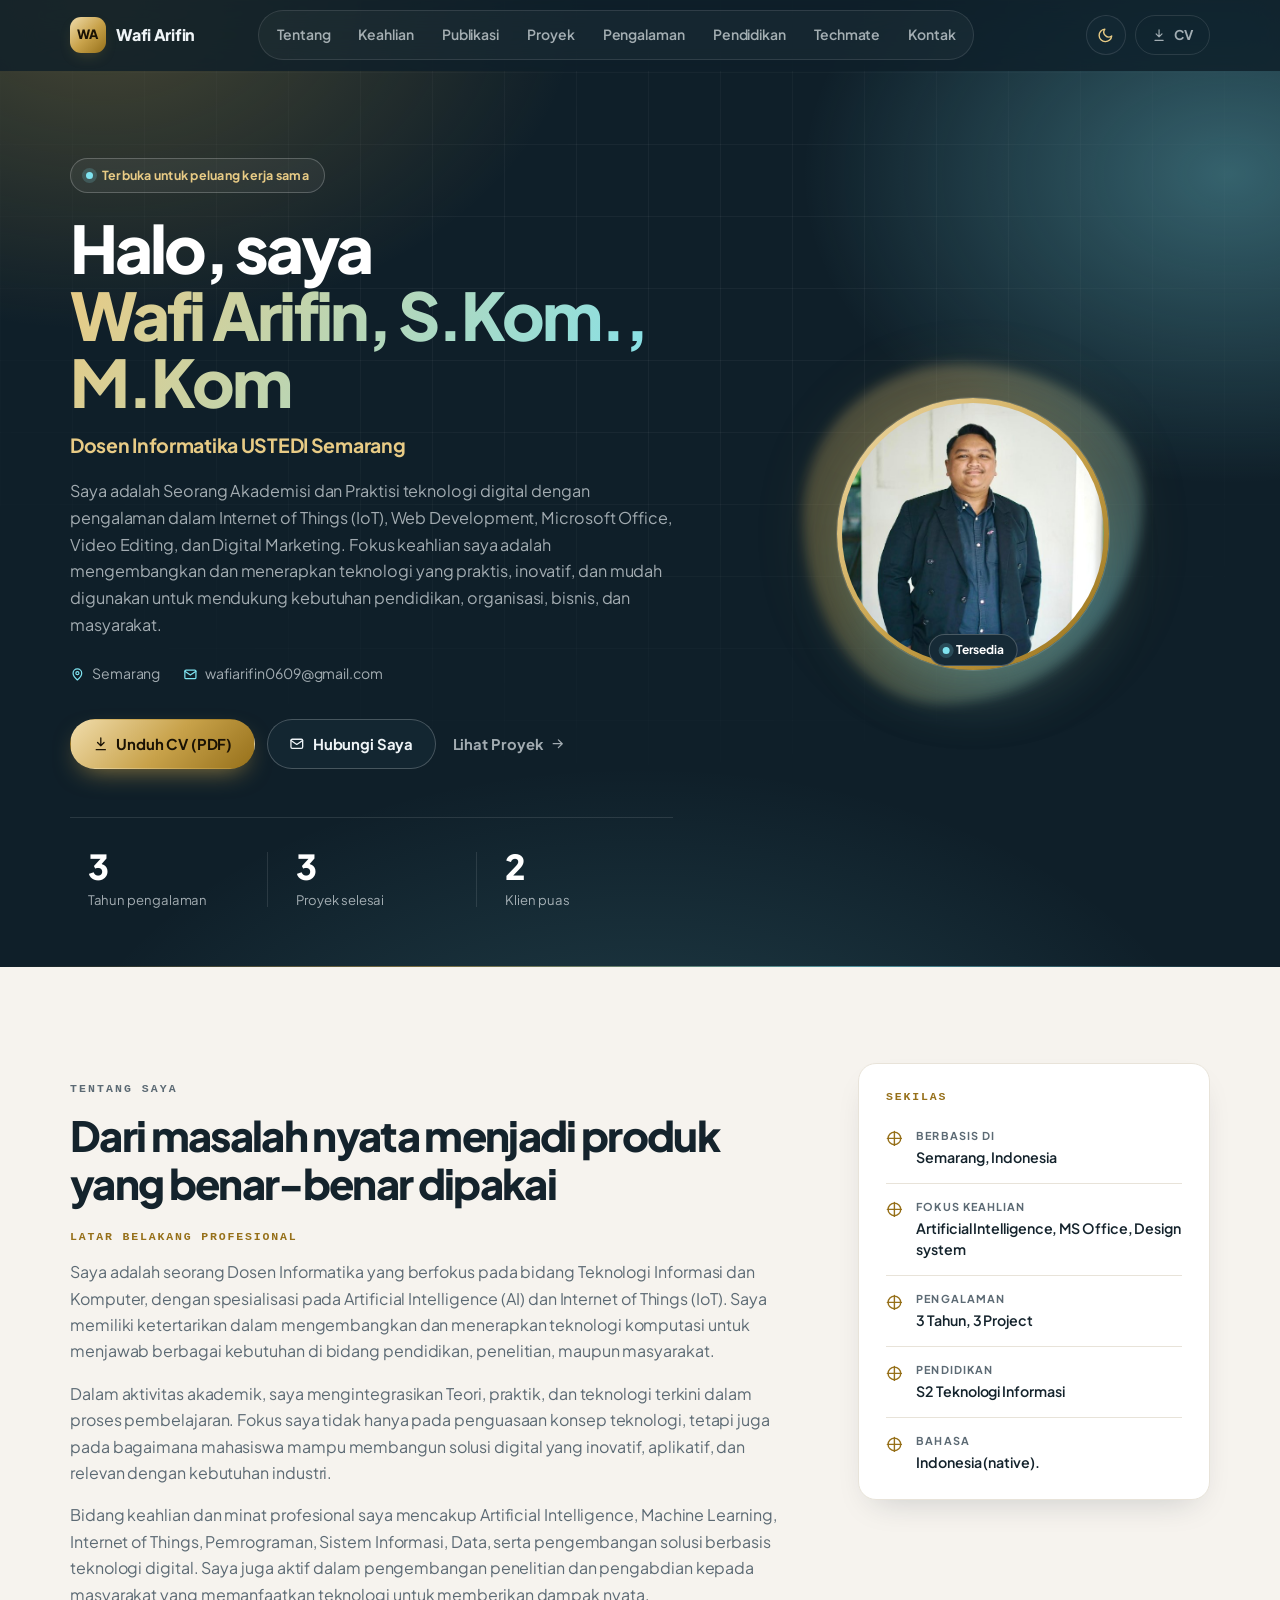
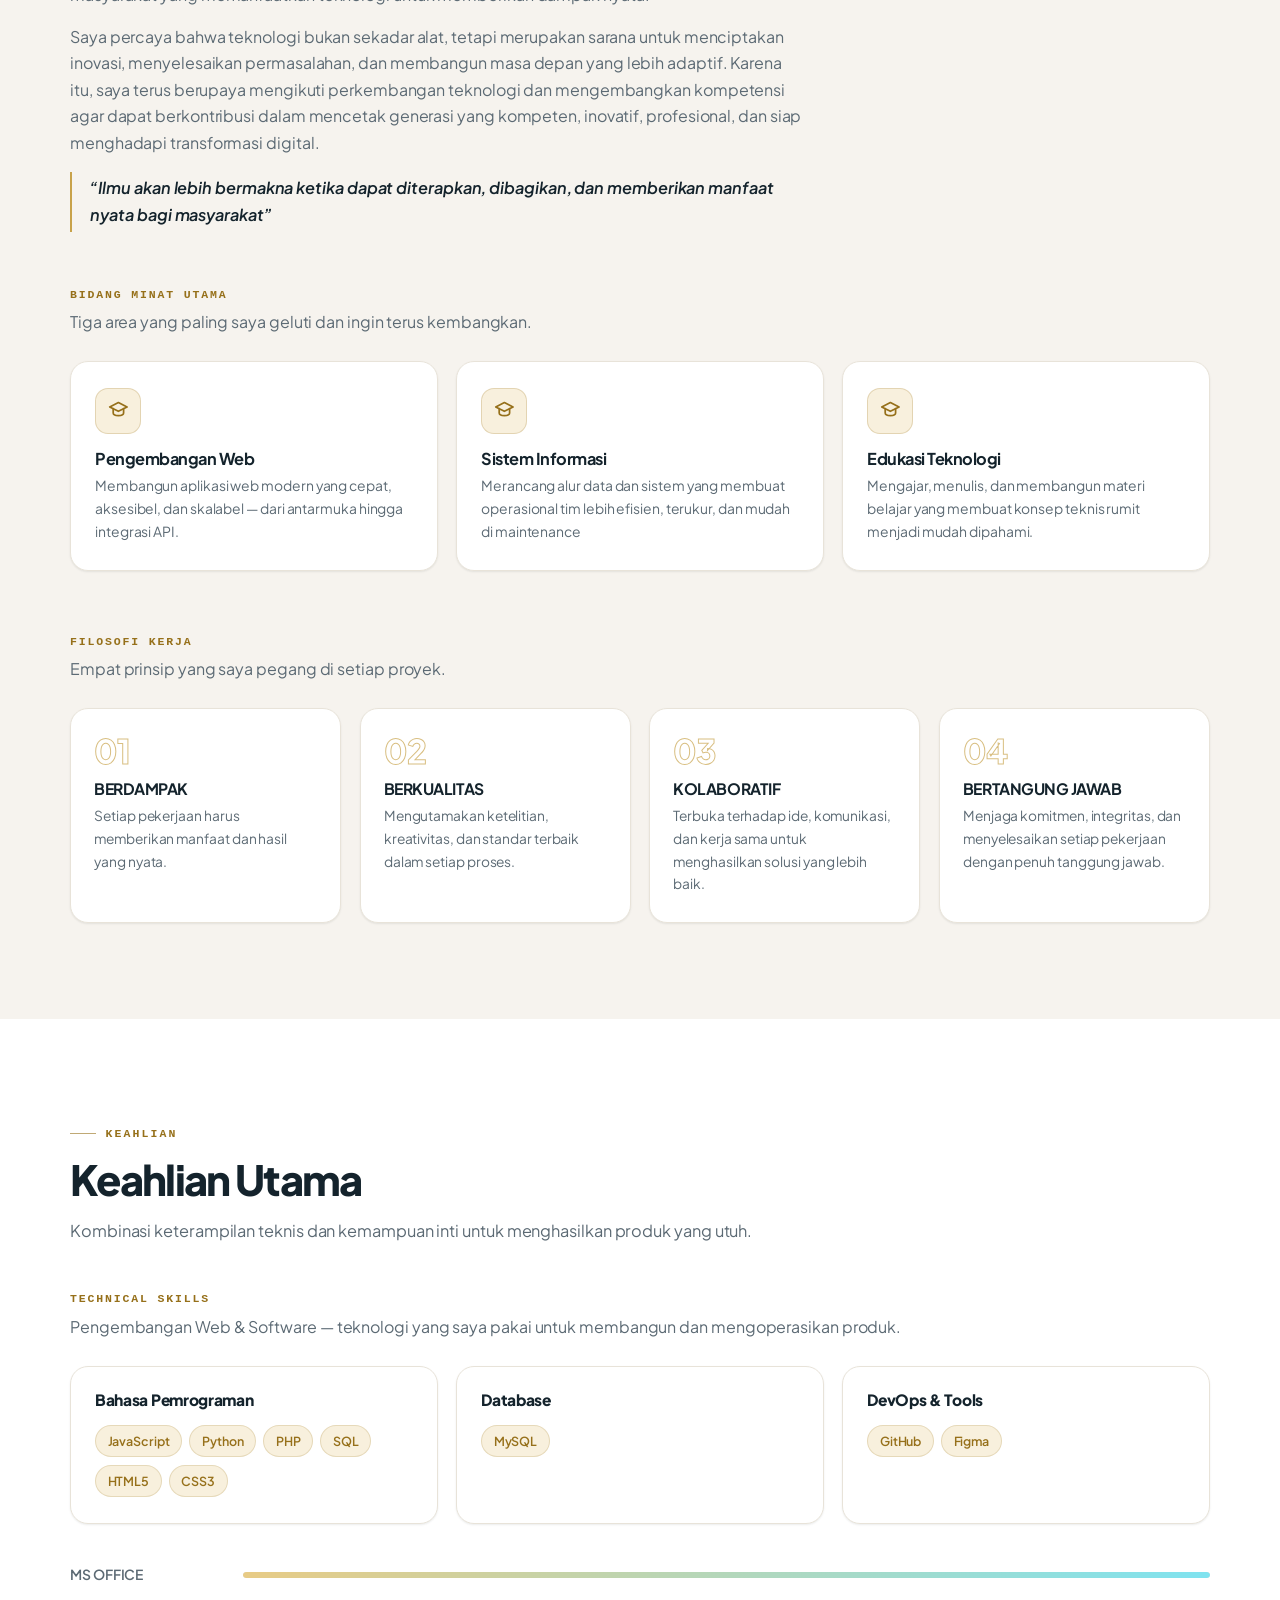
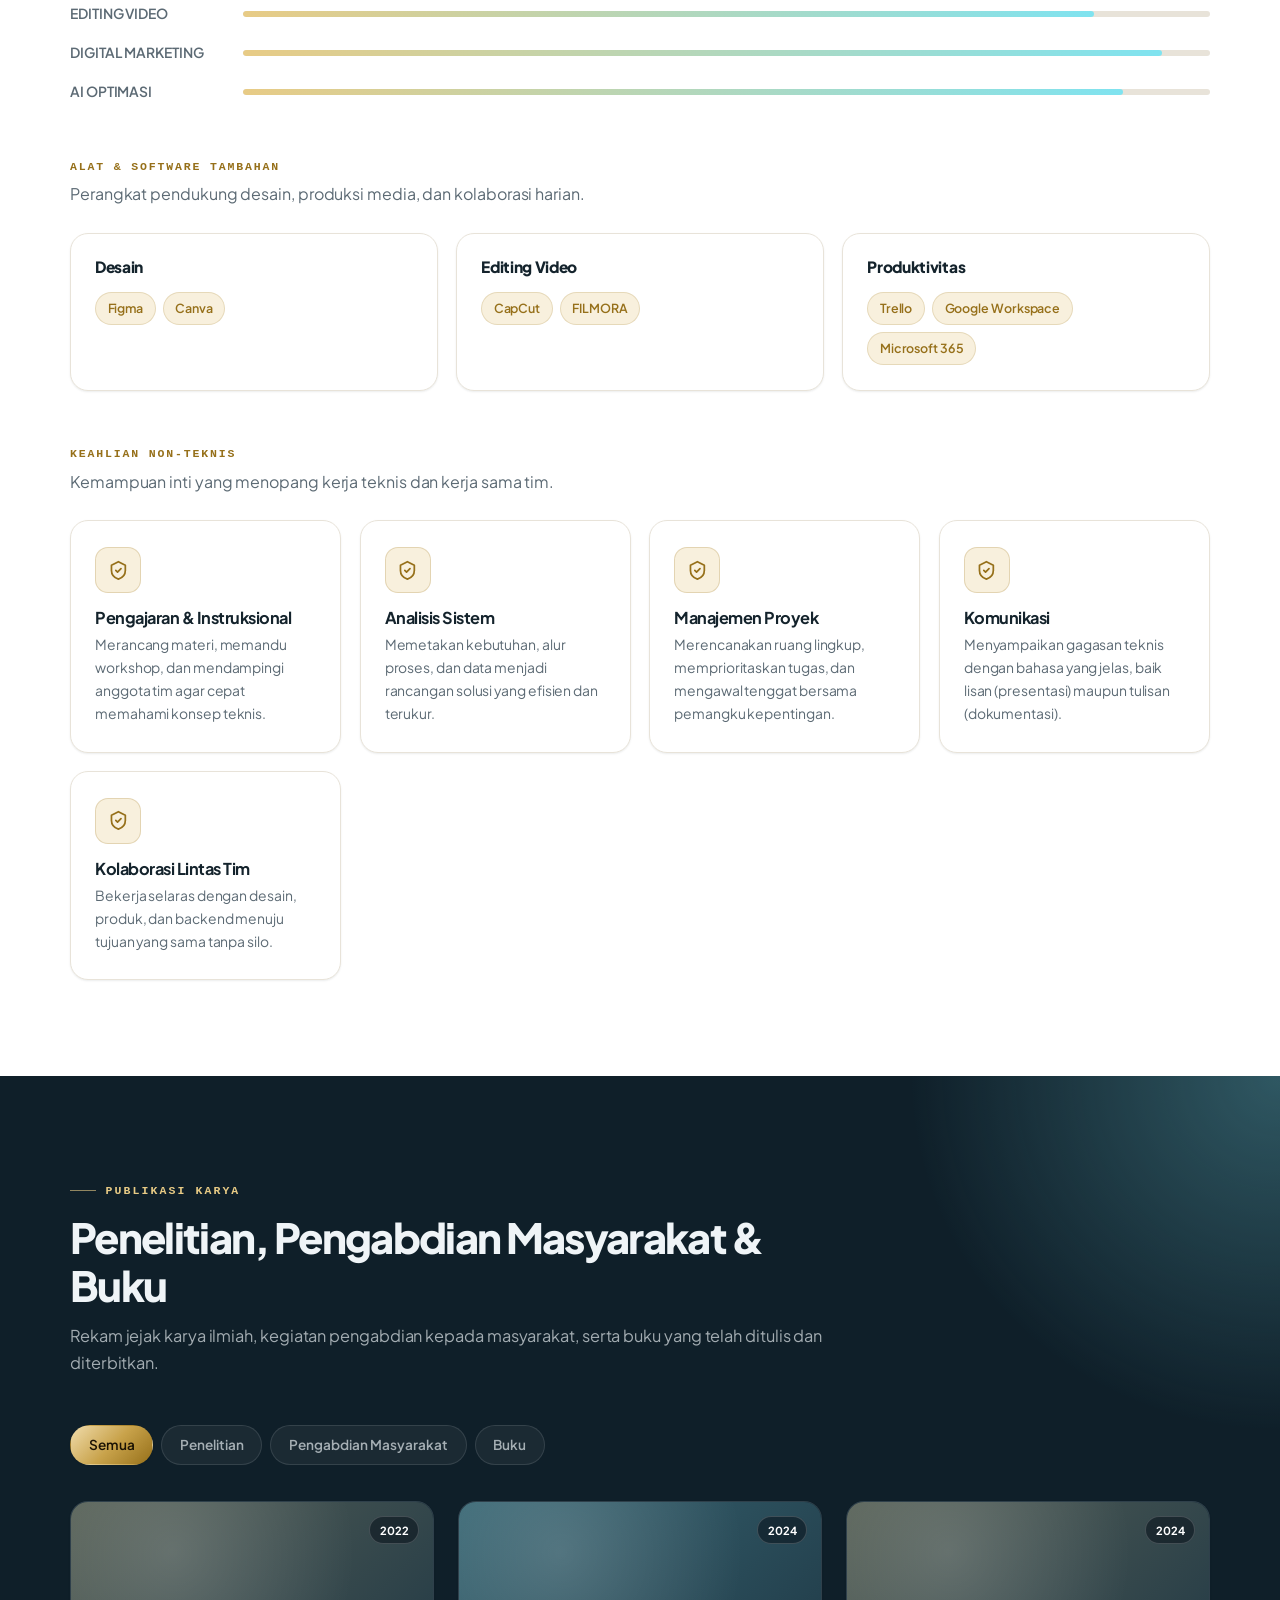
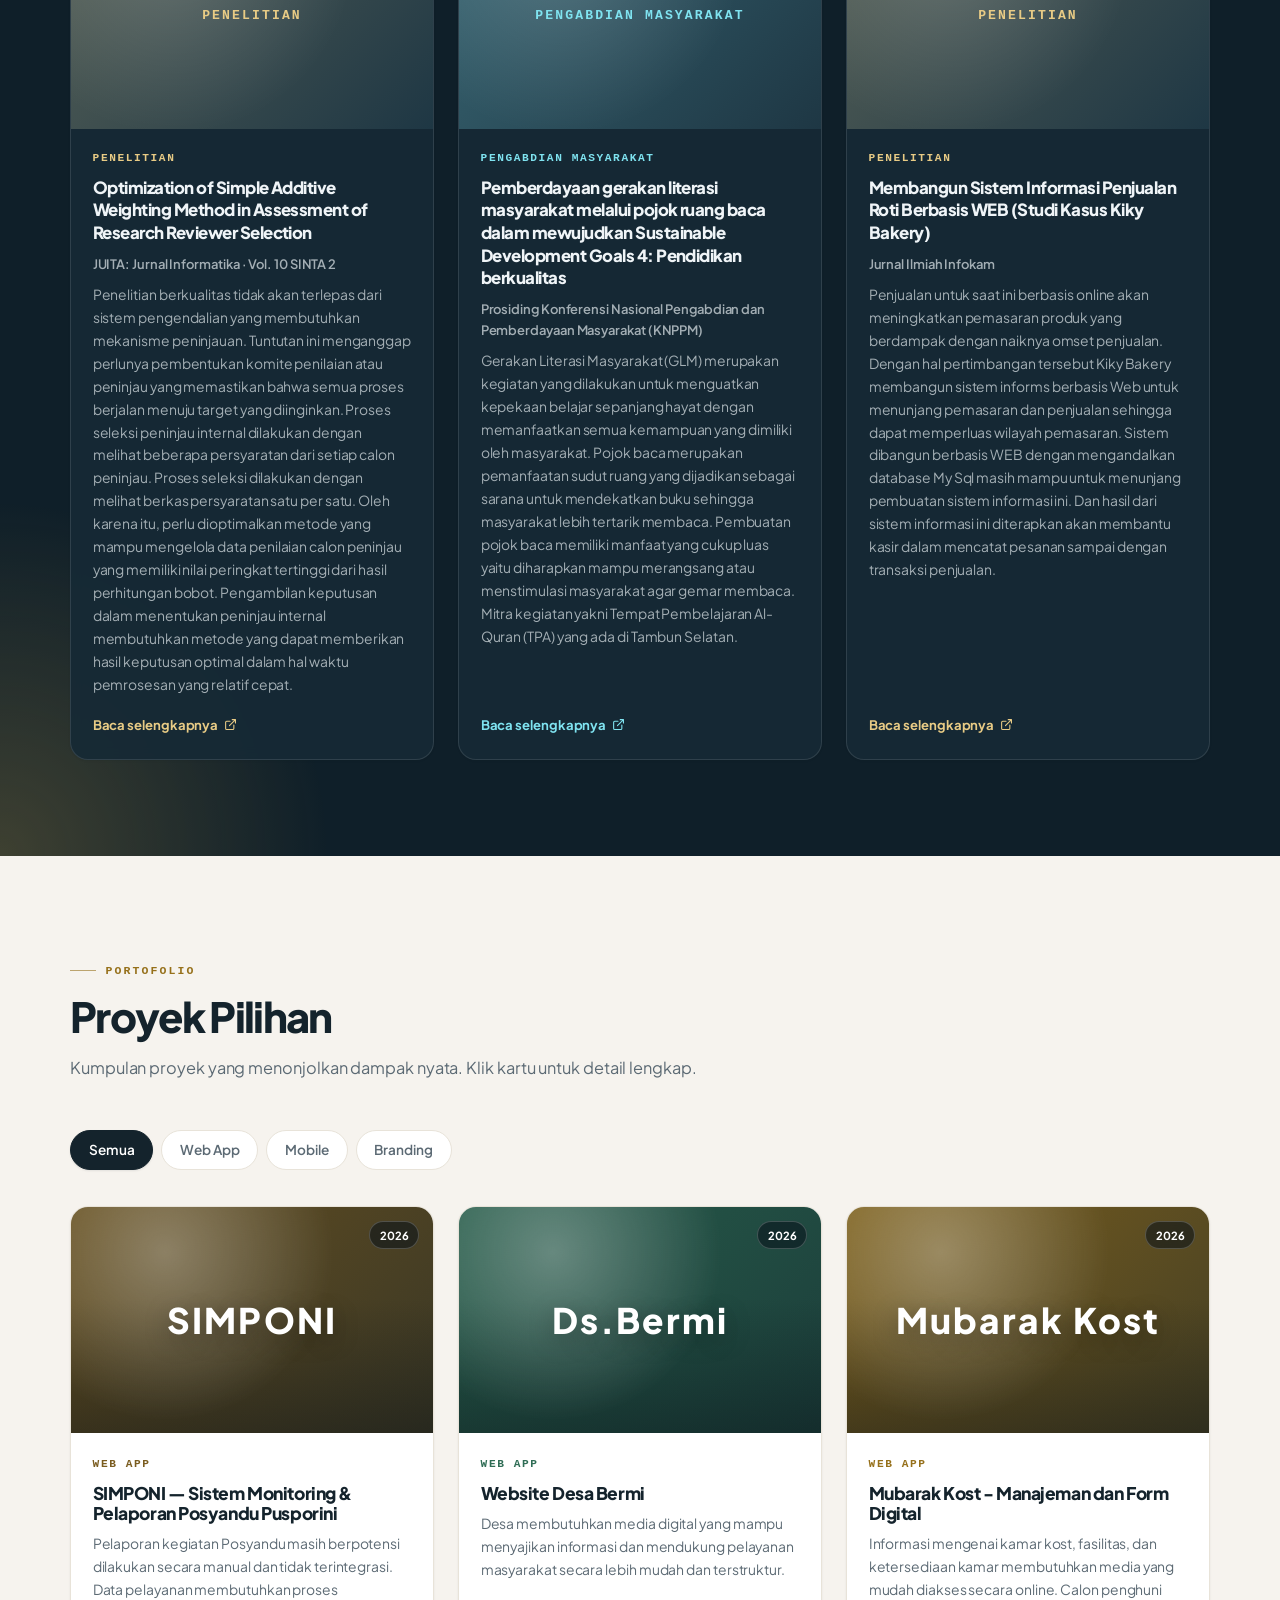
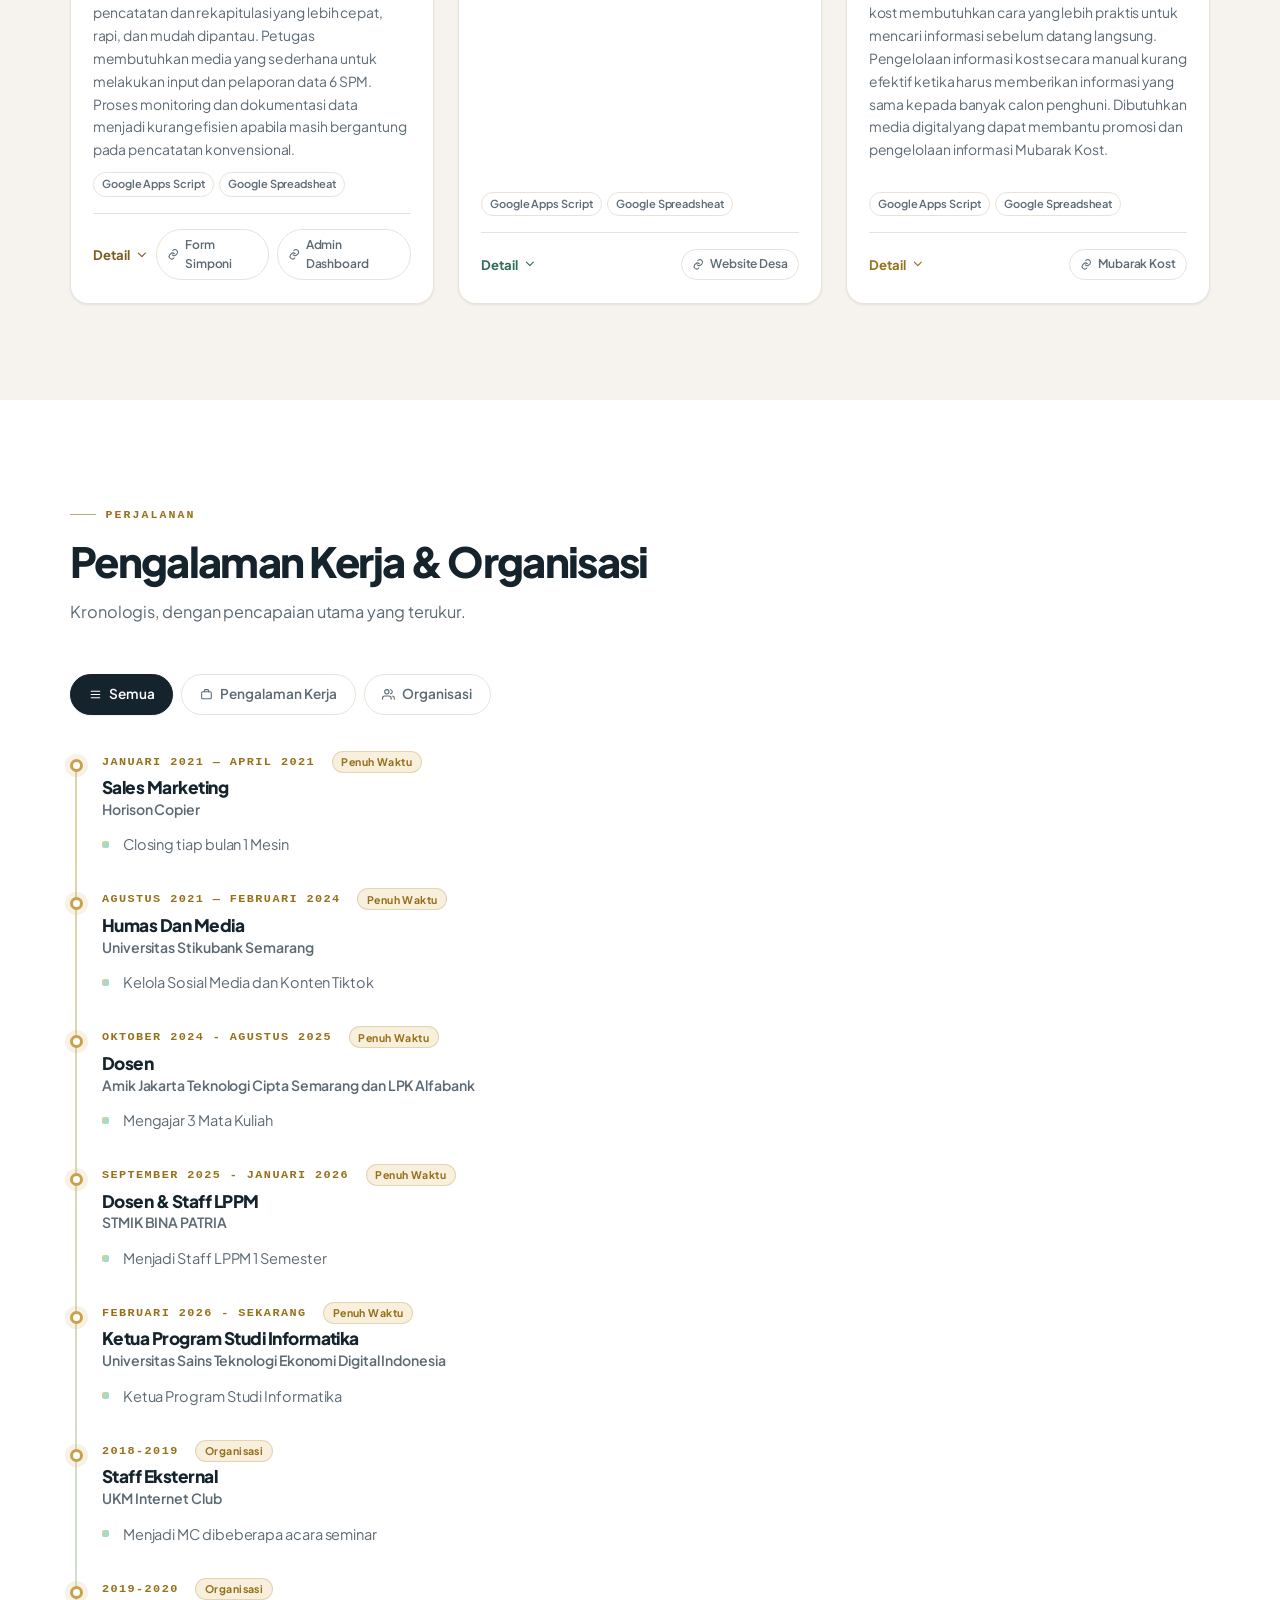
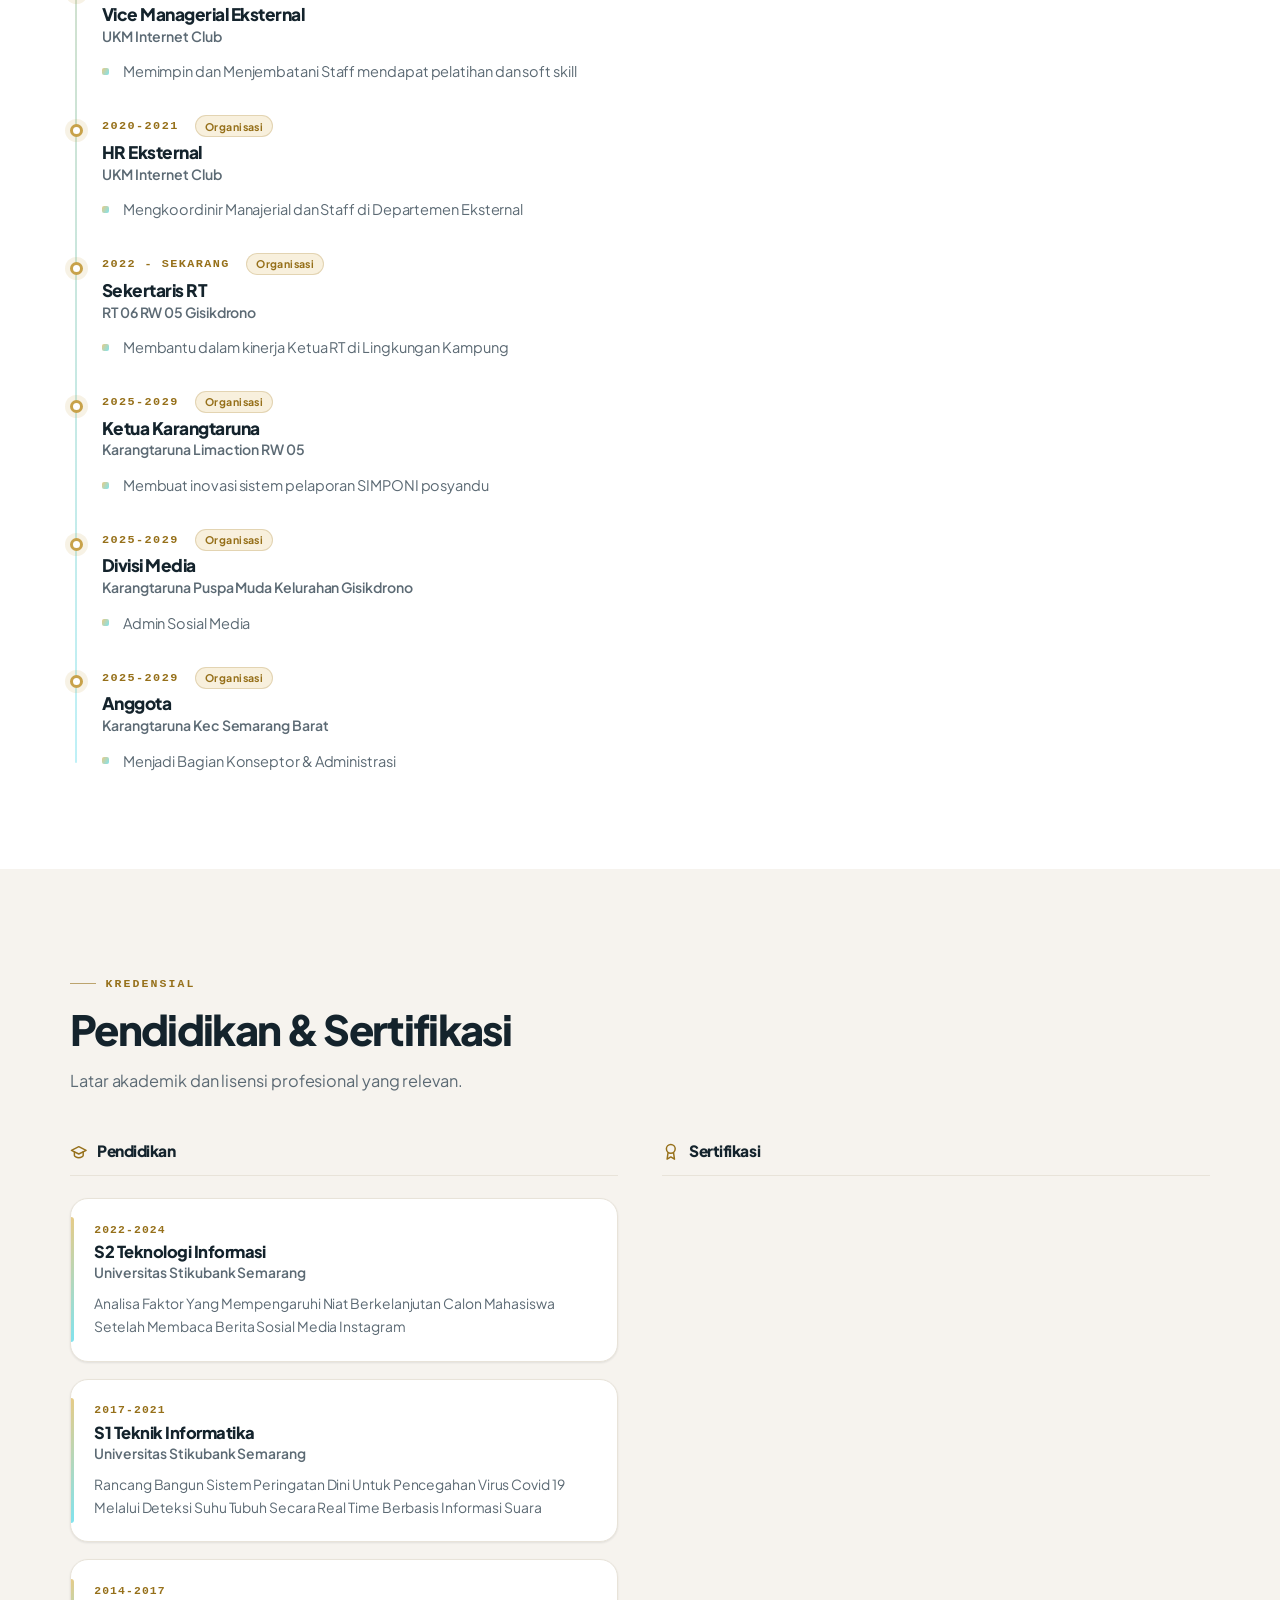
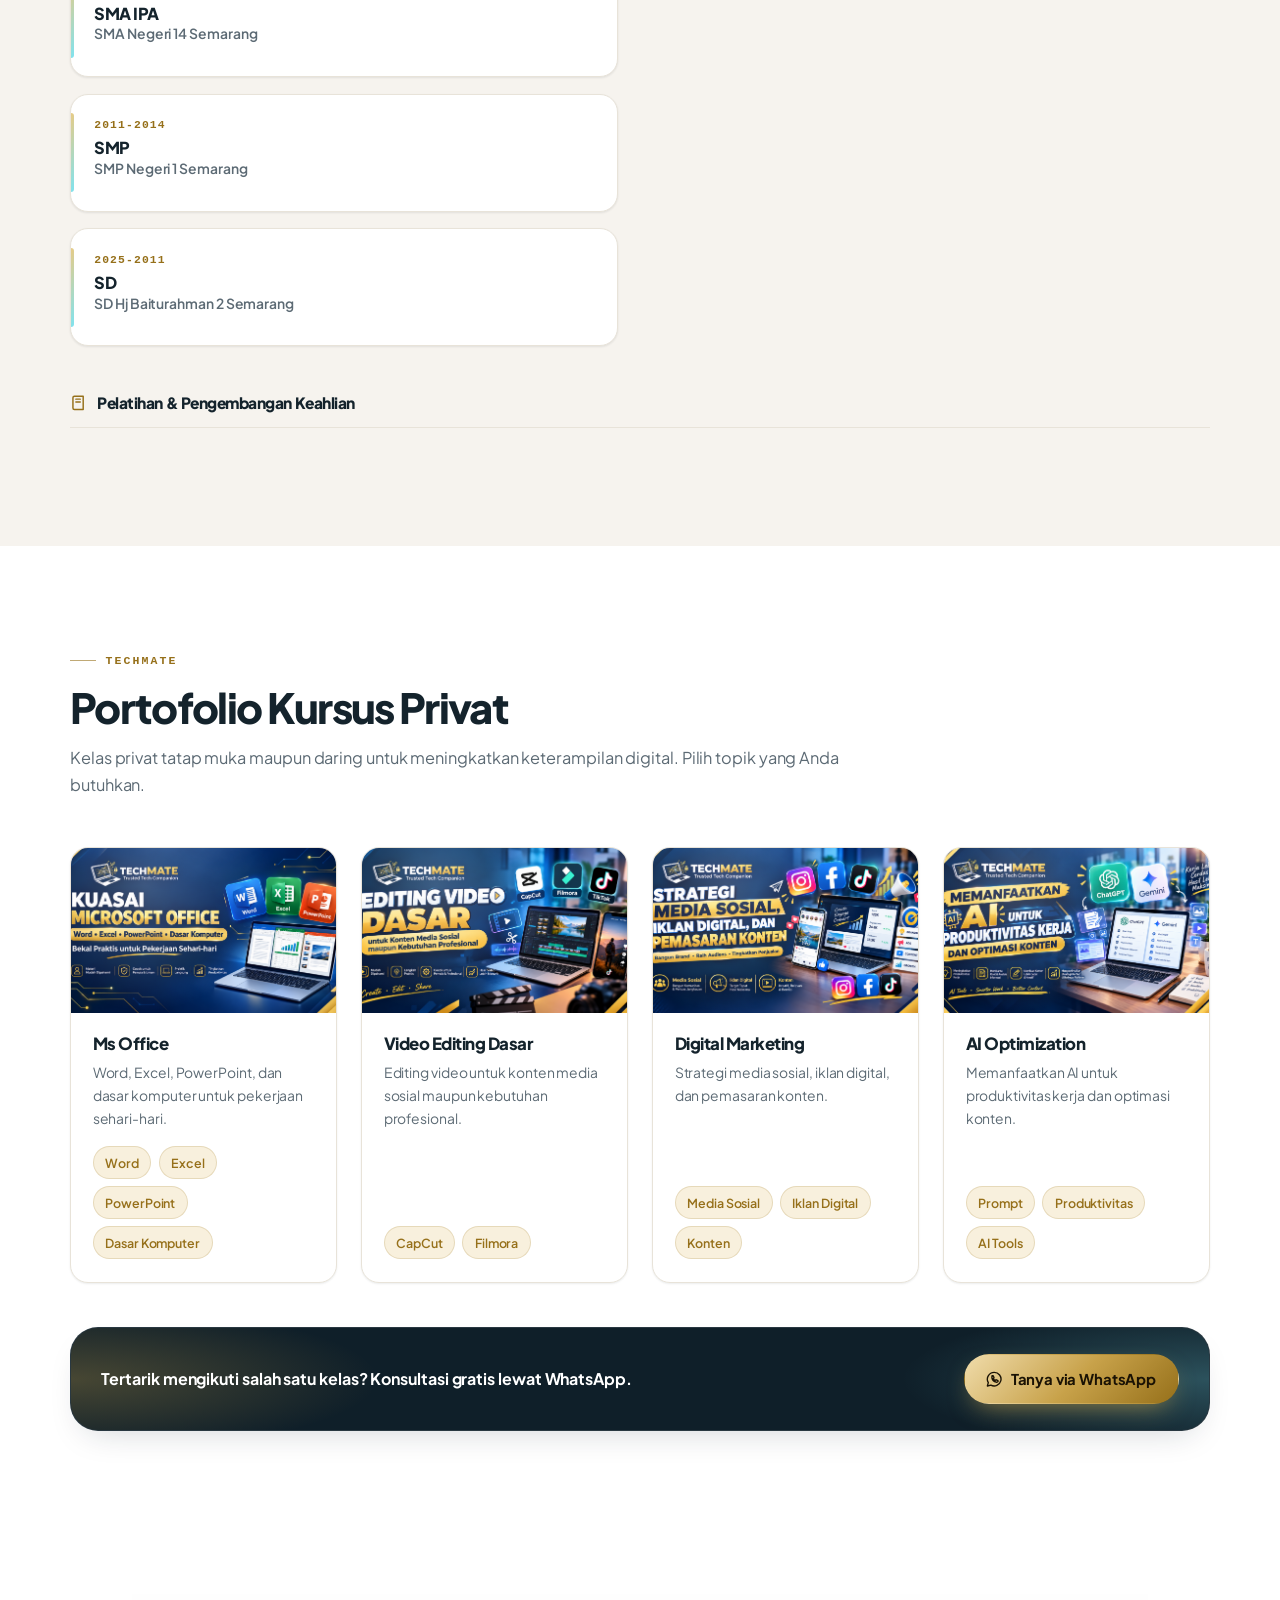
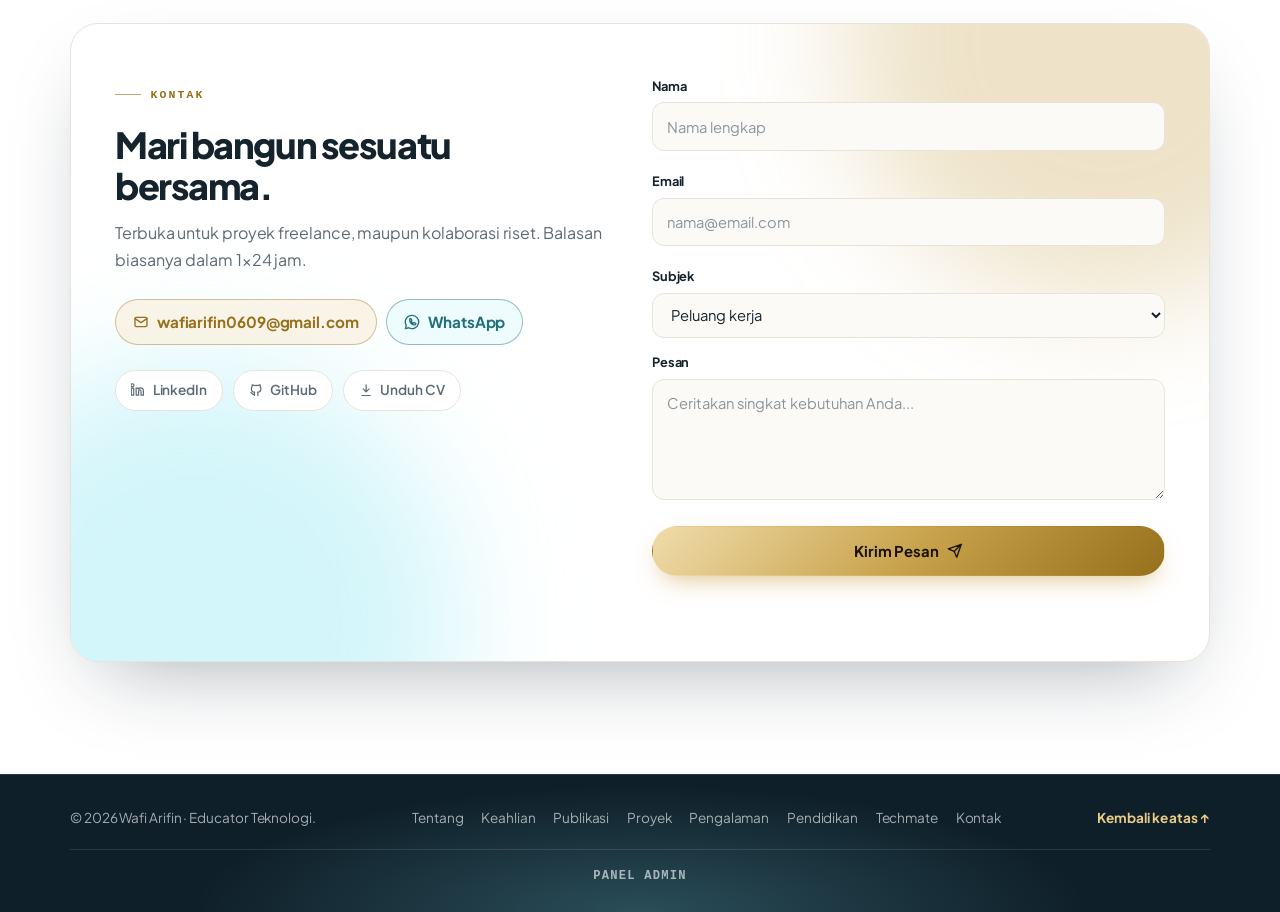
<file: index.html>
<!DOCTYPE html>
<html lang="id" data-theme="light">
<head>
  <meta charset="UTF-8" />
  <meta name="viewport" content="width=device-width, initial-scale=1.0" />
  <meta http-equiv="Cache-Control" content="no-cache, no-store, must-revalidate" />
  <meta http-equiv="Pragma" content="no-cache" />
  <meta http-equiv="Expires" content="0" />
  <title>Profil Diri &mdash; Portofolio Digital</title>
  <meta name="description" content="Portofolio digital: keahlian utama, proyek pilihan, dan pengalaman." />
  <meta name="theme-color" content="#0f1f29" />

  <link rel="icon" href="assets/favicon.svg" />
  <link rel="apple-touch-icon" href="assets/favicon.svg" />

  <link rel="preconnect" href="https://fonts.googleapis.com" />
  <link rel="preconnect" href="https://fonts.gstatic.com" crossorigin />
  <link
    href="https://fonts.googleapis.com/css2?family=Plus+Jakarta+Sans:wght@400;500;600;700;800&display=swap"
    rel="stylesheet"
  />
  <link rel="stylesheet" href="css/style.css?v=20261009-media" />

  <!-- Terapkan tema sebelum render agar tidak berkedip terang -> gelap -->
  <script>
    (function () {
      try {
        var k = "portfolio-theme";
        var t = localStorage.getItem(k) ||
          (window.matchMedia("(prefers-color-scheme: dark)").matches ? "dark" : "light");
        document.documentElement.setAttribute("data-theme", t);
      } catch (e) { /* abaikan */ }
    })();
  </script>

  <!-- Structured data: membantu SEO & pembaca CV memahami identitas -->
  <script type="application/ld+json">
  {
    "@context": "https://schema.org",
    "@type": "Person",
    "name": "Andi Pratama",
    "jobTitle": "Web Developer & Technical Educator",
    "description": "Web Developer & Technical Educator dengan pengalaman 5+ tahun membangun produk digital yang cepat, aksesibel, dan berdampak.",
    "email": "mailto:andi@example.com",
    "address": { "@type": "PostalAddress", "addressLocality": "Jakarta", "addressCountry": "ID" },
    "knowsAbout": ["Web Development", "Frontend Engineering", "UI Design", "Technical Education"],
    "sameAs": [
      "https://linkedin.com/in/username",
      "https://github.com/username",
      "https://dribbble.com/username"
    ]
  }
  </script>
</head>
<body>
  <a class="skip-link" href="#utama">Lewati ke konten utama</a>

  <div class="scroll-progress" id="scrollProgress" aria-hidden="true"></div>

  <!-- ============ NAVBAR ============ -->
  <header class="nav" id="navbar">
    <div class="container nav__inner">
      <a href="#hero" class="nav__brand" aria-label="Beranda">
        <span class="nav__brand-mark">AD</span>
        <span class="nav__brand-text">Andi Pratama</span>
      </a>

      <nav class="nav__links" id="navLinks" aria-label="Navigasi utama">
        <a href="#tentang">Tentang</a>
        <a href="#keahlian">Keahlian</a>
        <a href="#publikasi">Publikasi</a>
        <a href="#proyek">Proyek</a>
        <a href="#pengalaman">Pengalaman</a>
        <a href="#pendidikan">Pendidikan</a>
        <a href="#techmate">Techmate</a>
        <a href="#kontak">Kontak</a>
      </nav>

      <div class="nav__actions">
        <button class="icon-btn" id="themeToggle" aria-label="Ganti tema" title="Ganti tema">
          <svg class="icon icon-sun" viewBox="0 0 24 24" aria-hidden="true"><circle cx="12" cy="12" r="4"/><path d="M12 2v2M12 20v2M4.9 4.9l1.4 1.4M17.7 17.7l1.4 1.4M2 12h2M20 12h2M4.9 19.1l1.4-1.4M17.7 6.3l1.4-1.4"/></svg>
          <svg class="icon icon-moon" viewBox="0 0 24 24" aria-hidden="true"><path d="M21 12.8A9 9 0 1 1 11.2 3a7 7 0 0 0 9.8 9.8z"/></svg>
        </button>
        <a href="assets/cv.pdf" class="btn btn--sm btn--ghost" download>
          <svg class="icon" viewBox="0 0 24 24" aria-hidden="true"><path d="M12 3v12M7 10l5 5 5-5M5 21h14"/></svg>
          CV
        </a>
        <button class="nav__burger" id="navBurger" aria-label="Buka menu" aria-expanded="false" aria-controls="navLinks">
          <span></span><span></span><span></span>
        </button>
      </div>
    </div>
  </header>

  <main id="utama">

    <!-- ============ HERO ============ -->
    <section class="hero" id="hero">
      <div class="container hero__inner">
        <div class="hero__text reveal">
          <p class="hero__eyebrow">
            <span class="dot" aria-hidden="true"></span>
            Terbuka untuk peluang kerja sama
          </p>
          <h1 class="hero__title">
            Halo, saya <span class="grad">Andi Pratama</span>
          </h1>
          <p class="hero__role">Web Developer &amp; Technical Educator</p>
          <p class="hero__lead">
            Web Developer &amp; Technical Educator dengan pengalaman 5+ tahun membangun
            produk digital dari konsep hingga rilis produksi. Fokus keahlian saya ada pada
            performa, aksesibilitas, dan pengalaman pengguna yang sederhana namun berdampak.
            Saya membantu tim mengubah kebutuhan rumit menjadi antarmuka yang cepat, mudah
            dipakai, dan mudah dirawat.
          </p>

          <ul class="hero__meta">
            <li>
              <svg class="icon" viewBox="0 0 24 24" aria-hidden="true"><path d="M12 21s7-6.1 7-11a7 7 0 1 0-14 0c0 4.9 7 11 7 11z"/><circle cx="12" cy="10" r="2.5"/></svg>
              Jakarta, Indonesia
            </li>
            <li>
              <svg class="icon" viewBox="0 0 24 24" aria-hidden="true"><rect x="3" y="5" width="18" height="14" rx="2"/><path d="m3 7 9 6 9-6"/></svg>
              andi@example.com
            </li>
          </ul>

          <div class="hero__cta">
            <a href="assets/cv.pdf" class="btn btn--primary" download>
              <svg class="icon" viewBox="0 0 24 24" aria-hidden="true"><path d="M12 3v12M7 10l5 5 5-5M5 21h14"/></svg>
              Unduh CV (PDF)
            </a>
            <a href="#kontak" class="btn btn--outline">
              <svg class="icon" viewBox="0 0 24 24" aria-hidden="true"><rect x="3" y="5" width="18" height="14" rx="2"/><path d="m3 7 9 6 9-6"/></svg>
              Hubungi Saya
            </a>
            <a href="#proyek" class="hero__link">
              Lihat Proyek
              <svg class="icon" viewBox="0 0 24 24" aria-hidden="true"><path d="M5 12h14M13 6l6 6-6 6"/></svg>
            </a>
          </div>

          <dl class="hero__stats">
            <div><dt>5+</dt><dd>Tahun pengalaman</dd></div>
            <div><dt>40+</dt><dd>Proyek selesai</dd></div>
            <div><dt>12</dt><dd>Klien puas</dd></div>
          </dl>
        </div>

        <div class="hero__visual reveal">
          <div class="hero__blob" aria-hidden="true"></div>

          <figure class="hero__avatar">
            <img src="assets/avatar.svg" alt="Foto profil" width="400" height="400" />
            <figcaption class="hero__badge">
              <span class="dot" aria-hidden="true"></span> Tersedia
            </figcaption>
          </figure>
        </div>
      </div>
      <hr class="hero__rule" />
    </section>

    <!-- ============ TENTANG SAYA ============ -->
    <section class="section section--alt" id="tentang">
      <div class="container about">
        <div class="about__text reveal">
          <p class="kicker">Tentang Saya</p>
          <h2 class="section__title">Dari masalah nyata menjadi produk yang benar-benar dipakai</h2>
          <h3 class="about__subhead">Latar Belakang Profesional</h3>
          <p>
            Saya mulai dari rasa penasaran bagaimana sebuah halaman sederhana bisa
            memudahkan ribuan orang. Sejak saat itu saya menghabiskan lima tahun terakhir
            membangun aplikasi web bersama tim produk, dari startup kecil hingga perusahaan
            dengan puluhan ribu pengguna aktif.
          </p>
          <p>
            Fokus saya ada di persimpangan antara <strong>rekayasa frontend</strong> dan
            <strong>desain pengalaman</strong>: menulis kode yang cepat, aksesibel, dan
            terukur, tanpa mengorbankan kejelasan bagi pengguna. Saya percaya produk yang baik
            lahir dari pemahaman masalah, bukan sekadar menumpuk fitur.
          </p>
          <p>
            Selain membangun, saya senang <strong>mengajar dan berbagi</strong> &mdash;
            melalui workshop internal, mentor komunitas, dan dokumentasi yang rapi &mdash;
            karena pengetahuan yang dibagikan membuat seluruh tim tumbuh lebih cepat.
          </p>

          <p class="about__signoff">
            &ldquo;Kerjakan hal rumit dengan sederhana, lalu ukur dampaknya.&rdquo;
          </p>
        </div>

        <aside class="about__facts reveal" aria-label="Ringkasan fakta">
          <h3 class="about__facts-title">Sekilas</h3>
          <ul class="facts">
            <li class="fact">
              <svg class="icon" viewBox="0 0 24 24" aria-hidden="true"><path d="M12 21s7-6.1 7-11a7 7 0 1 0-14 0c0 4.9 7 11 7 11z"/><circle cx="12" cy="10" r="2.5"/></svg>
              <div><span class="fact__label">Berbasis di</span><span class="fact__value">Jakarta, Indonesia (terbuka remote)</span></div>
            </li>
            <li class="fact">
              <svg class="icon" viewBox="0 0 24 24" aria-hidden="true"><path d="M12 2v20M2 12h20"/><circle cx="12" cy="12" r="9"/></svg>
              <div><span class="fact__label">Fokus keahlian</span><span class="fact__value">Performa web, aksesibilitas, design system</span></div>
            </li>
            <li class="fact">
              <svg class="icon" viewBox="0 0 24 24" aria-hidden="true"><rect x="3" y="7" width="18" height="13" rx="2"/><path d="M8 7V5a2 2 0 0 1 2-2h4a2 2 0 0 1 2 2v2"/></svg>
              <div><span class="fact__label">Pengalaman</span><span class="fact__value">5+ tahun, 40+ proyek terkirim</span></div>
            </li>
            <li class="fact">
              <svg class="icon" viewBox="0 0 24 24" aria-hidden="true"><path d="M22 10 12 5 2 10l10 5 10-5z"/><path d="M6 12v5c0 1 2.7 3 6 3s6-2 6-3v-5"/></svg>
              <div><span class="fact__label">Pendidikan</span><span class="fact__value">S1 Teknik Informatika, cum laude</span></div>
            </li>
            <li class="fact">
              <svg class="icon" viewBox="0 0 24 24" aria-hidden="true"><circle cx="12" cy="12" r="9"/><path d="M3 12h18M12 3a15 15 0 0 1 0 18 15 15 0 0 1 0-18z"/></svg>
              <div><span class="fact__label">Bahasa</span><span class="fact__value">Indonesia (native) &middot; Inggris (profesional)</span></div>
            </li>
          </ul>
        </aside>
      </div>

      <!-- Bidang Minat Utama -->
      <div class="container interests">
        <div class="reveal">
          <h3 class="about__subhead">Bidang Minat Utama</h3>
          <p class="philosophy__lead">Tiga area yang paling saya geluti dan ingin terus kembangkan.</p>
        </div>
        <div class="interests-grid">
          <article class="interest reveal">
            <span class="interest__icon" aria-hidden="true">
              <svg class="icon" viewBox="0 0 24 24"><path d="M8 9l-3 3 3 3M16 9l3 3-3 3M14 5l-4 14"/></svg>
            </span>
            <h4>Pengembangan Web</h4>
            <p>Membangun aplikasi web modern yang cepat, aksesibel, dan skalabel &mdash; dari antarmuka hingga integrasi API.</p>
          </article>
          <article class="interest reveal">
            <span class="interest__icon" aria-hidden="true">
              <svg class="icon" viewBox="0 0 24 24"><ellipse cx="12" cy="5" rx="8" ry="3"/><path d="M4 5v7c0 1.7 3.6 3 8 3s8-1.3 8-3V5M4 12v7c0 1.7 3.6 3 8 3s8-1.3 8-3v-7"/></svg>
            </span>
            <h4>Sistem Informasi</h4>
            <p>Merancang alur data dan sistem yang membuat operasional tim lebih efisien, terukur, dan mudah dipelihara.</p>
          </article>
          <article class="interest reveal">
            <span class="interest__icon" aria-hidden="true">
              <svg class="icon" viewBox="0 0 24 24"><path d="M22 10 12 5 2 10l10 5 10-5z"/><path d="M6 12v5c0 1 2.7 3 6 3s6-2 6-3v-5M22 10v6"/></svg>
            </span>
            <h4>Edukasi Teknologi</h4>
            <p>Mengajar, menulis, dan membangun materi belajar yang membuat konsep teknis rumit menjadi mudah dipahami.</p>
          </article>
        </div>
      </div>

      <!-- Filosofi Kerja -->
      <div class="container philosophy">
        <div class="reveal">
          <h3 class="about__subhead">Filosofi Kerja</h3>
          <p class="philosophy__lead">Empat prinsip yang saya pegang di setiap proyek.</p>
        </div>
        <div class="philosophy-grid">
          <article class="principle reveal">
            <span class="principle__no" aria-hidden="true">01</span>
            <h4>Sederhana dulu, baru cerdas</h4>
            <p>Bangun solusi paling sederhana yang menyelesaikan masalah, lalu optimalkan berdasarkan kebutuhan nyata &mdash; bukan tebakan.</p>
          </article>
          <article class="principle reveal">
            <span class="principle__no" aria-hidden="true">02</span>
            <h4>Ukur, jangan menebak</h4>
            <p>Setiap keputusan desain dan teknis diuji dengan data pengguna serta metrik performa, agar dampaknya bisa dibuktikan.</p>
          </article>
          <article class="principle reveal">
            <span class="principle__no" aria-hidden="true">03</span>
            <h4>Aksesibel sejak awal</h4>
            <p>Aksesibilitas bukan tambahan di akhir, melainkan dasar yang membuat produk dapat digunakan semua orang.</p>
          </article>
          <article class="principle reveal">
            <span class="principle__no" aria-hidden="true">04</span>
            <h4>Berbagi agar tim tumbuh</h4>
            <p>Dokumentasi, code review, dan mentoring membuat pengetahuan tersebar sehingga seluruh tim bergerak lebih cepat.</p>
          </article>
        </div>
      </div>
    </section>

    <!-- ============ KEAHLIAN ============ -->
    <section class="section" id="keahlian">
      <div class="container">
        <header class="section__head reveal">
          <p class="kicker">Keahlian</p>
          <h2 class="section__title">Keahlian Utama</h2>
          <p class="section__sub">Kombinasi keterampilan teknis dan kemampuan inti untuk menghasilkan produk yang utuh.</p>
        </header>

        <h3 class="about__subhead reveal">Technical Skills</h3>
        <p class="philosophy__lead reveal">Pengembangan Web &amp; Software &mdash; teknologi yang saya pakai untuk membangun dan mengoperasikan produk.</p>
        <div class="skills">
          <article class="skill-group reveal">
            <h3>Bahasa Pemrograman</h3>
            <ul class="tags">
              <li>JavaScript</li><li>TypeScript</li><li>Python</li><li>PHP</li>
              <li>SQL</li><li>HTML5</li><li>CSS3</li>
            </ul>
          </article>
          <article class="skill-group reveal">
            <h3>Framework &amp; Library</h3>
            <ul class="tags">
              <li>React</li><li>Vue</li><li>Next.js</li><li>Node.js</li>
              <li>Express</li><li>Laravel</li><li>Tailwind</li><li>Bootstrap</li>
            </ul>
          </article>
          <article class="skill-group reveal">
            <h3>Database</h3>
            <ul class="tags">
              <li>PostgreSQL</li><li>MySQL</li><li>MongoDB</li>
              <li>Redis</li><li>Firebase Firestore</li>
            </ul>
          </article>
          <article class="skill-group reveal">
            <h3>Cloud &amp; Serverless</h3>
            <ul class="tags">
              <li>AWS Lambda</li><li>Amazon S3</li><li>Google Cloud</li>
              <li>Google Apps Script</li><li>Firebase</li><li>Vercel</li><li>Netlify</li>
            </ul>
          </article>
          <article class="skill-group reveal">
            <h3>DevOps &amp; Tools</h3>
            <ul class="tags">
              <li>Git</li><li>GitHub Actions</li><li>Docker</li>
              <li>CI/CD</li><li>Jest</li><li>Figma</li>
            </ul>
          </article>
        </div>

        <div class="bars reveal">
          <div class="bar"><span>UI / Frontend</span><i style="--w:95%"></i></div>
          <div class="bar"><span>Backend API</span><i style="--w:82%"></i></div>
          <div class="bar"><span>Database</span><i style="--w:75%"></i></div>
          <div class="bar"><span>Cloud &amp; Serverless</span><i style="--w:70%"></i></div>
        </div>

        <!-- Alat & Software Tambahan -->
        <div class="tools-extra">
          <h3 class="about__subhead reveal">Alat &amp; Software Tambahan</h3>
          <p class="philosophy__lead reveal">Perangkat pendukung desain, produksi media, dan kolaborasi harian.</p>
          <div class="skills">
            <article class="skill-group reveal">
              <h3>Desain</h3>
              <ul class="tags">
                <li>Figma</li><li>Adobe Photoshop</li><li>Adobe Illustrator</li>
                <li>Canva</li><li>Affinity Designer</li>
              </ul>
            </article>
            <article class="skill-group reveal">
              <h3>Editing Video</h3>
              <ul class="tags">
                <li>Adobe Premiere Pro</li><li>Adobe After Effects</li>
                <li>DaVinci Resolve</li><li>CapCut</li>
              </ul>
            </article>
            <article class="skill-group reveal">
              <h3>Produktivitas</h3>
              <ul class="tags">
                <li>Notion</li><li>Trello</li><li>Miro</li><li>Slack</li>
                <li>Google Workspace</li><li>Microsoft 365</li>
              </ul>
            </article>
          </div>
        </div>

        <!-- Keahlian Non-Teknis -->
        <div class="core">
          <h3 class="about__subhead reveal">Keahlian Non-Teknis</h3>
          <p class="philosophy__lead reveal">Kemampuan inti yang menopang kerja teknis dan kerja sama tim.</p>
          <div class="interests-grid">
            <article class="interest reveal">
              <span class="interest__icon" aria-hidden="true">
                <svg class="icon" viewBox="0 0 24 24"><path d="M22 10 12 5 2 10l10 5 10-5z"/><path d="M6 12v5c0 1 2.7 3 6 3s6-2 6-3v-5"/></svg>
              </span>
              <h4>Pengajaran &amp; Instruksional</h4>
              <p>Merancang materi, memandu workshop, dan mendampingi anggota tim agar cepat memahami konsep teknis.</p>
            </article>
            <article class="interest reveal">
              <span class="interest__icon" aria-hidden="true">
                <svg class="icon" viewBox="0 0 24 24"><rect x="3" y="3" width="7" height="7" rx="1.5"/><rect x="14" y="14" width="7" height="7" rx="1.5"/><path d="M10 6.5h4a4 4 0 0 1 4 4v3.5M6.5 10v4a4 4 0 0 0 4 4h3.5"/></svg>
              </span>
              <h4>Analisis Sistem</h4>
              <p>Memetakan kebutuhan, alur proses, dan data menjadi rancangan solusi yang efisien dan terukur.</p>
            </article>
            <article class="interest reveal">
              <span class="interest__icon" aria-hidden="true">
                <svg class="icon" viewBox="0 0 24 24"><rect x="3" y="4" width="18" height="17" rx="2"/><path d="M8 2v4M16 2v4M3 10h18M8 15l2 2 4-4"/></svg>
              </span>
              <h4>Manajemen Proyek</h4>
              <p>Merencanakan ruang lingkup, memprioritaskan tugas, dan mengawal tenggat bersama pemangku kepentingan.</p>
            </article>
            <article class="interest reveal">
              <span class="interest__icon" aria-hidden="true">
                <svg class="icon" viewBox="0 0 24 24"><path d="M21 15a2 2 0 0 1-2 2H7l-4 4V5a2 2 0 0 1 2-2h14a2 2 0 0 1 2 2z"/></svg>
              </span>
              <h4>Komunikasi</h4>
              <p>Menyampaikan gagasan teknis dengan bahasa yang jelas, baik lisan (presentasi) maupun tulisan (dokumentasi).</p>
            </article>
            <article class="interest reveal">
              <span class="interest__icon" aria-hidden="true">
                <svg class="icon" viewBox="0 0 24 24"><path d="M17 21v-2a4 4 0 0 0-4-4H5a4 4 0 0 0-4 4v2"/><circle cx="9" cy="7" r="4"/><path d="M23 21v-2a4 4 0 0 0-3-3.9M16 3.1a4 4 0 0 1 0 7.8"/></svg>
              </span>
              <h4>Kolaborasi Lintas Tim</h4>
              <p>Bekerja selaras dengan desain, produk, dan backend menuju tujuan yang sama tanpa silo.</p>
            </article>
            <article class="interest reveal">
              <span class="interest__icon" aria-hidden="true">
                <svg class="icon" viewBox="0 0 24 24"><path d="M12 2 4 6v6c0 5 3.4 8.5 8 10 4.6-1.5 8-5 8-10V6z"/><path d="m9 12 2 2 4-4"/></svg>
              </span>
              <h4>Kepemimpinan &amp; Mentoring</h4>
              <p>Memimpin inisiatif, melakukan code review, dan membina anggota agar standar kualitas tim terjaga.</p>
            </article>
          </div>
        </div>
      </div>
    </section>

    <!-- ============ PUBLIKASI KARYA ============ -->
    <section class="section section--ink" id="publikasi">
      <div class="container">
        <header class="section__head reveal">
          <p class="kicker">Publikasi Karya</p>
          <h2 class="section__title">Penelitian, Pengabdian Masyarakat &amp; Buku</h2>
          <p class="section__sub" id="publicationsLead">
            Rekam jejak karya ilmiah, kegiatan pengabdian kepada masyarakat, serta buku
            yang telah ditulis dan diterbitkan.
          </p>
        </header>

        <div class="filters reveal" id="publicationFilters" role="tablist" aria-label="Filter kategori publikasi"></div>

        <div class="pub-grid" id="publicationsGrid" aria-live="polite"></div>
        <p class="projects__empty" id="publicationsEmpty" hidden>Tidak ada publikasi pada kategori ini.</p>
      </div>
    </section>

    <!-- ============ PROYEK PILIHAN ============ -->
    <section class="section section--alt" id="proyek">
      <div class="container">
        <header class="section__head reveal">
          <p class="kicker">Portofolio</p>
          <h2 class="section__title">Proyek Pilihan</h2>
          <p class="section__sub">
            Kumpulan proyek yang menonjolkan dampak nyata. Klik kartu untuk detail lengkap.
          </p>
        </header>

        <!-- Filter -->
        <div class="filters reveal" role="tablist" aria-label="Filter kategori proyek">
          <button class="filter is-active" data-filter="all" role="tab" aria-selected="true">Semua</button>
          <button class="filter" data-filter="web" role="tab" aria-selected="false">Web App</button>
          <button class="filter" data-filter="mobile" role="tab" aria-selected="false">Mobile</button>
          <button class="filter" data-filter="branding" role="tab" aria-selected="false">Branding</button>
        </div>

        <!-- Grid kartu proyek di-render oleh JS -->
        <div class="projects" id="projectsGrid" aria-live="polite"></div>

        <p class="projects__empty" id="projectsEmpty" hidden>Tidak ada proyek pada kategori ini.</p>
      </div>
    </section>

    <!-- ============ PENGALAMAN KERJA & ORGANISASI ============ -->
    <section class="section" id="pengalaman">
      <div class="container">
        <header class="section__head reveal">
          <p class="kicker">Perjalanan</p>
          <h2 class="section__title">Pengalaman Kerja &amp; Organisasi</h2>
          <p class="section__sub">Kronologis, dengan pencapaian utama yang terukur.</p>
        </header>

        <div class="timeline-tabs reveal" role="tablist" aria-label="Filter pengalaman">
          <button class="filter is-active" data-exp="all" role="tab" aria-selected="true">
            <svg class="icon" viewBox="0 0 24 24" aria-hidden="true"><path d="M4 6h16M4 12h16M4 18h16"/></svg>
            Semua
          </button>
          <button class="filter" data-exp="kerja" role="tab" aria-selected="false">
            <svg class="icon" viewBox="0 0 24 24" aria-hidden="true"><rect x="3" y="7" width="18" height="13" rx="2"/><path d="M8 7V5a2 2 0 0 1 2-2h4a2 2 0 0 1 2 2v2"/></svg>
            Pengalaman Kerja
          </button>
          <button class="filter" data-exp="organisasi" role="tab" aria-selected="false">
            <svg class="icon" viewBox="0 0 24 24" aria-hidden="true"><path d="M17 21v-2a4 4 0 0 0-4-4H5a4 4 0 0 0-4 4v2"/><circle cx="9" cy="7" r="4"/><path d="M23 21v-2a4 4 0 0 0-3-3.9M16 3.1a4 4 0 0 1 0 7.8"/></svg>
            Organisasi
          </button>
        </div>

        <ol class="timeline" id="timeline">
          <!-- ===== Pengalaman Kerja ===== -->
          <li class="timeline__item reveal" data-exp="kerja">
            <span class="timeline__dot" aria-hidden="true"></span>
            <p class="timeline__date">Feb 2023 &mdash; Sekarang <span class="timeline__type">Penuh Waktu</span></p>
            <h3 class="timeline__title">Frontend Engineer</h3>
            <p class="timeline__org">PT Nusantara Digital &middot; Jakarta</p>
            <ul class="timeline__points">
              <li>Memimpin migrasi antarmuka warisan ke React + TypeScript, menurunkan waktu muat halaman <strong>42%</strong>.</li>
              <li>Membangun design system internal yang dipakai <strong>6 tim produk</strong>, memangkas duplikasi komponen <strong>60%</strong>.</li>
              <li>Menginisiasi pipeline CI/CD frontend, mempercepat siklus rilis dari 2 mingguan menjadi <strong>mingguan</strong>.</li>
            </ul>
          </li>

          <li class="timeline__item reveal" data-exp="kerja">
            <span class="timeline__dot" aria-hidden="true"></span>
            <p class="timeline__date">Jul 2021 &mdash; Jan 2023 <span class="timeline__type">Penuh Waktu</span></p>
            <h3 class="timeline__title">UI Developer</h3>
            <p class="timeline__org">Studio Kreatif Arta &middot; Bandung</p>
            <ul class="timeline__points">
              <li>Mengembangkan <strong>25+</strong> antarmuka klien dengan skor aksesibilitas Lighthouse rata-rata <strong>96/100</strong>.</li>
              <li>Mengotomatisasi komponen formulir, menghemat estimasi <strong>15 jam kerja</strong> per proyek.</li>
            </ul>
          </li>

          <li class="timeline__item reveal" data-exp="kerja">
            <span class="timeline__dot" aria-hidden="true"></span>
            <p class="timeline__date">Jun 2020 &mdash; Jun 2021 <span class="timeline__type">Magang</span></p>
            <h3 class="timeline__title">Frontend Intern</h3>
            <p class="timeline__org">Startup RuangData &middot; Remote</p>
            <ul class="timeline__points">
              <li>Membangun dashboard analitik internal yang memangkas waktu pelaporan manual tim ops <strong>50%</strong>.</li>
              <li>Diangkat menjadi kontributor tetap setelah masa magang berakhir.</li>
            </ul>
          </li>

          <!-- ===== Organisasi ===== -->
          <li class="timeline__item reveal" data-exp="organisasi">
            <span class="timeline__dot" aria-hidden="true"></span>
            <p class="timeline__date">2022 &mdash; Sekarang <span class="timeline__type">Organisasi</span></p>
            <h3 class="timeline__title">Ketua Divisi Teknologi</h3>
            <p class="timeline__org">Komunitas Developer Muda Indonesia</p>
            <ul class="timeline__points">
              <li>Memimpin <strong>12 anggota</strong> divisi dan menyelenggarakan <strong>8 workshop</strong> teknis dengan 600+ peserta.</li>
              <li>Membangun situs komunitas yang meningkatkan pendaftaran anggota baru <strong>3x</strong>.</li>
            </ul>
          </li>

          <li class="timeline__item reveal" data-exp="organisasi">
            <span class="timeline__dot" aria-hidden="true"></span>
            <p class="timeline__date">2018 &mdash; 2021 <span class="timeline__type">Organisasi</span></p>
            <h3 class="timeline__title">Koordinator Media &amp; Publikasi</h3>
            <p class="timeline__org">Himpunan Mahasiswa Teknik Informatika</p>
            <ul class="timeline__points">
              <li>Mengelola kanal media kampus, menaikkan jangkauan konten <strong>120%</strong> dalam satu tahun.</li>
              <li>Mengoordinasikan <strong>5 event</strong> dengan total 1.200+ peserta.</li>
            </ul>
          </li>
        </ol>

        <!-- Pendidikan ringkas dihapus: lihat seksie Pendidikan & Sertifikasi -->
      </div>
    </section>

    <!-- ============ PENDIDIKAN & SERTIFIKASI ============ -->
    <section class="section section--alt" id="pendidikan">
      <div class="container">
        <header class="section__head reveal">
          <p class="kicker">Kredensial</p>
          <h2 class="section__title">Pendidikan &amp; Sertifikasi</h2>
          <p class="section__sub">Latar akademik dan lisensi profesional yang relevan.</p>
        </header>

        <div class="edu-grid">
          <!-- Pendidikan -->
          <div class="edu-col">
            <h3 class="edu-col__head">
              <svg class="icon" viewBox="0 0 24 24" aria-hidden="true"><path d="M22 10 12 5 2 10l10 5 10-5z"/><path d="M6 12v5c0 1 2.7 3 6 3s6-2 6-3v-5"/></svg>
              Pendidikan
            </h3>
            <ol class="edu-list">
              <li class="edu-item reveal">
                <p class="edu-item__date">2017 &mdash; 2021</p>
                <h4 class="edu-item__title">S1 Teknik Informatika</h4>
                <p class="edu-item__org">Universitas Contoh &middot; IPK 3.82 / 4.00</p>
                <p class="edu-item__note">Cum laude. Skripsi: optimasi performa antarmuka web pada jaringan berlatensi tinggi.</p>
              </li>
              <li class="edu-item reveal">
                <p class="edu-item__date">2014 &mdash; 2017</p>
                <h4 class="edu-item__title">SMA Jurusan MIPA</h4>
                <p class="edu-item__org">SMA Negeri 1 Contoh</p>
                <p class="edu-item__note">Juara 2 Olimpiade Komputer tingkat provinsi.</p>
              </li>
            </ol>
          </div>

          <!-- Sertifikasi -->
          <div class="edu-col">
            <h3 class="edu-col__head">
              <svg class="icon" viewBox="0 0 24 24" aria-hidden="true"><circle cx="12" cy="8" r="6"/><path d="M8.2 13.5 7 22l5-3 5 3-1.2-8.5"/></svg>
              Sertifikasi
            </h3>
            <ul class="cert-list">
              <li class="cert reveal">
                <div class="cert__icon" aria-hidden="true">GCP</div>
                <div class="cert__body">
                  <h4>Associate Cloud Engineer</h4>
                  <p>Google Cloud &middot; 2024 &middot; ID: GC-8842</p>
                </div>
                <a class="cert__link" href="https://example.com" target="_blank" rel="noopener" aria-label="Verifikasi sertifikat Associate Cloud Engineer">
                  Verifikasi
                  <svg class="icon" viewBox="0 0 24 24" aria-hidden="true"><path d="M15 3h6v6M10 14 21 3M18 13v6a2 2 0 0 1-2 2H5a2 2 0 0 1-2-2V8a2 2 0 0 1 2-2h6"/></svg>
                </a>
              </li>
              <li class="cert reveal">
                <div class="cert__icon" aria-hidden="true">META</div>
                <div class="cert__body">
                  <h4>Front-End Developer Professional</h4>
                  <p>Meta &middot; 2023 &middot; ID: META-FE-5521</p>
                </div>
                <a class="cert__link" href="https://example.com" target="_blank" rel="noopener" aria-label="Verifikasi sertifikat Front-End Developer Professional">
                  Verifikasi
                  <svg class="icon" viewBox="0 0 24 24" aria-hidden="true"><path d="M15 3h6v6M10 14 21 3M18 13v6a2 2 0 0 1-2 2H5a2 2 0 0 1-2-2V8a2 2 0 0 1 2-2h6"/></svg>
                </a>
              </li>
              <li class="cert reveal">
                <div class="cert__icon" aria-hidden="true">GAS</div>
                <div class="cert__body">
                  <h4>Google Apps Script &amp; Automation</h4>
                  <p>Coursera &middot; 2022 &middot; ID: CR-GAS-1093</p>
                </div>
                <a class="cert__link" href="https://example.com" target="_blank" rel="noopener" aria-label="Verifikasi sertifikat Google Apps Script">
                  Verifikasi
                  <svg class="icon" viewBox="0 0 24 24" aria-hidden="true"><path d="M15 3h6v6M10 14 21 3M18 13v6a2 2 0 0 1-2 2H5a2 2 0 0 1-2-2V8a2 2 0 0 1 2-2h6"/></svg>
                </a>
              </li>
              <li class="cert reveal">
                <div class="cert__icon" aria-hidden="true">A11Y</div>
                <div class="cert__body">
                  <h4>Web Accessibility Specialist</h4>
                  <p>IAAP &middot; 2023 &middot; ID: IAAP-WAS-3310</p>
                </div>
                <a class="cert__link" href="https://example.com" target="_blank" rel="noopener" aria-label="Verifikasi sertifikat Web Accessibility Specialist">
                  Verifikasi
                  <svg class="icon" viewBox="0 0 24 24" aria-hidden="true"><path d="M15 3h6v6M10 14 21 3M18 13v6a2 2 0 0 1-2 2H5a2 2 0 0 1-2-2V8a2 2 0 0 1 2-2h6"/></svg>
                </a>
              </li>
            </ul>
          </div>
        </div>

        <!-- Pelatihan & Up-skilling -->
        <div class="training reveal">
          <h3 class="edu-col__head">
            <svg class="icon" viewBox="0 0 24 24" aria-hidden="true"><path d="M4 19V5a2 2 0 0 1 2-2h12v18H6a2 2 0 0 1-2-2z"/><path d="M8 7h6M8 11h6"/></svg>
            Pelatihan &amp; Pengembangan Keahlian
          </h3>
          <div class="training-grid">
            <article class="training-card">
              <p class="training-card__year">2024</p>
              <h4>Advanced React Patterns &amp; Performance</h4>
              <p class="training-card__org">Epic React &middot; 40 jam</p>
              <p class="training-card__note">Pola komposisi lanjutan, server components, dan profiling render.</p>
            </article>
            <article class="training-card">
              <p class="training-card__year">2023</p>
              <h4>Google Apps Script Automation Bootcamp</h4>
              <p class="training-card__org">Dicoding &middot; 30 jam</p>
              <p class="training-card__note">Otomasi Google Workspace &amp; integrasi API untuk alur kerja tim.</p>
            </article>
            <article class="training-card">
              <p class="training-card__year">2023</p>
              <h4>UX Research Fundamentals</h4>
              <p class="training-card__org">Nielsen Norman Group &middot; 25 jam</p>
              <p class="training-card__note">Wawancara pengguna, usability testing, dan sintesis temuan.</p>
            </article>
            <article class="training-card">
              <p class="training-card__year">2022</p>
              <h4>Cloud &amp; DevOps untuk Developer</h4>
              <p class="training-card__org">Bangkit Academy &middot; 60 jam</p>
              <p class="training-card__note">CI/CD, kontainerisasi, dan observabilitas aplikasi web.</p>
            </article>
          </div>
        </div>
      </div>
    </section>

    <!-- ============ TECHMATE (KURSUS PRIVAT) ============ -->
    <section class="section" id="techmate">
      <div class="container">
        <header class="section__head reveal">
          <p class="kicker">Techmate</p>
          <h2 class="section__title">Portofolio Kursus Privat</h2>
          <p class="section__sub" id="techmateLead">
            Kelas privat tatap muka maupun daring untuk meningkatkan keterampilan digital.
            Pilih topik yang Anda butuhkan.
          </p>
        </header>

        <div class="techmate-grid" id="techmateGrid" aria-live="polite"></div>
        <div class="techmate__cta reveal" id="techmateCta"></div>
      </div>
    </section>

    <!-- ============ KONTAK ============ -->
    <section class="section section--contact" id="kontak">
      <div class="container">
        <div class="contact reveal">
          <div class="contact__intro">
            <p class="kicker">Kontak</p>
            <h2 class="contact__title">Mari bangun sesuatu bersama.</h2>
            <p class="contact__sub">
              Terbuka untuk proyek freelance, posisi penuh waktu, maupun kolaborasi riset.
              Balasan biasanya dalam 1&times;24 jam.
            </p>

            <div class="contact__channels">
              <a href="mailto:andi@example.com" class="contact__mail">
                <svg class="icon" viewBox="0 0 24 24" aria-hidden="true"><rect x="3" y="5" width="18" height="14" rx="2"/><path d="m3 7 9 6 9-6"/></svg>
                andi@example.com
              </a>
              <a href="#" class="contact__mail contact__wa" id="waContact" hidden>
                <svg class="icon" viewBox="0 0 24 24" aria-hidden="true"><path d="M12 2a10 10 0 0 0-8.6 15.1L2 22l5.1-1.3A10 10 0 1 0 12 2z"/><path d="M8.5 7.5c.3-.6.6-.6.9-.6h.7c.2 0 .5 0 .7.6l.9 2c.1.3 0 .5-.1.7l-.6.7c-.1.2-.2.3 0 .6.5.9 1.2 1.6 2.1 2.1.3.2.4.1.6 0l.7-.6c.2-.2.4-.2.7-.1l2 .9c.5.2.6.4.6.7v.7c0 .3 0 .6-.6.9-.6.3-1.4.5-2.3.3-2.6-.6-5.5-3.5-6.1-6.1-.2-.9 0-1.7.3-2.3z"/></svg>
                WhatsApp
              </a>
            </div>

            <ul class="socials" aria-label="Akun profesional">
              <li><a href="https://linkedin.com/in/username" target="_blank" rel="noopener" aria-label="LinkedIn">
                <svg class="icon" viewBox="0 0 24 24" aria-hidden="true"><path d="M4.98 3.5A2.5 2.5 0 1 1 0 3.5a2.5 2.5 0 0 1 4.98 0zM.5 8.5h4v12h-4zM8.5 8.5h3.8v1.7h.05c.53-.9 1.83-1.85 3.77-1.85 4.03 0 4.78 2.5 4.78 5.75v6.4h-4v-5.7c0-1.36-.03-3.1-1.9-3.1-1.9 0-2.2 1.48-2.2 3v5.8h-4z"/></svg>
                LinkedIn
              </a></li>
              <li><a href="https://github.com/username" target="_blank" rel="noopener" aria-label="GitHub">
                <svg class="icon" viewBox="0 0 24 24" aria-hidden="true"><path d="M9 19c-4 1.5-4-2.5-6-3m12 5v-3.5c0-1 .1-1.4-.5-2 2.8-.3 5.5-1.4 5.5-6a4.6 4.6 0 0 0-1.3-3.2 4.2 4.2 0 0 0-.1-3.2s-1.1-.3-3.5 1.3a12 12 0 0 0-6.2 0C6.5 2.8 5.4 3.1 5.4 3.1a4.2 4.2 0 0 0-.1 3.2A4.6 4.6 0 0 0 4 9.5c0 4.6 2.7 5.7 5.5 6-.4.4-.5 1-.5 1.7V21"/></svg>
                GitHub
              </a></li>
              <li><a href="https://dribbble.com/username" target="_blank" rel="noopener" aria-label="Dribbble">
                <svg class="icon" viewBox="0 0 24 24" aria-hidden="true"><circle cx="12" cy="12" r="10"/><path d="M8.6 2.6c4.2 4.6 6.3 9.8 6.9 16.8M2.4 10.3c6.6 0 12.7-1.6 17.2-5.3M3.6 17.5c3.1-3.6 7.2-5.3 12.4-5.1"/></svg>
                Dribbble
              </a></li>
              <li><a href="assets/cv.pdf" download aria-label="Unduh CV">
                <svg class="icon" viewBox="0 0 24 24" aria-hidden="true"><path d="M12 3v12M7 10l5 5 5-5M5 21h14"/></svg>
                Unduh CV
              </a></li>
            </ul>
          </div>

          <!-- Formulir kontak interaktif -->
          <form class="contact-form" id="contactForm" novalidate>
            <div class="field">
              <label for="cf-name">Nama</label>
              <input id="cf-name" name="name" type="text" autocomplete="name" required placeholder="Nama lengkap" />
              <small class="field__error" data-error-for="cf-name"></small>
            </div>
            <div class="field">
              <label for="cf-email">Email</label>
              <input id="cf-email" name="email" type="email" autocomplete="email" required placeholder="nama@email.com" />
              <small class="field__error" data-error-for="cf-email"></small>
            </div>
            <div class="field">
              <label for="cf-subject">Subjek</label>
              <select id="cf-subject" name="subject">
                <option>Peluang kerja</option>
                <option>Proyek freelance</option>
                <option>Kolaborasi</option>
                <option>Lainnya</option>
              </select>
            </div>
            <div class="field">
              <label for="cf-message">Pesan</label>
              <textarea id="cf-message" name="message" rows="4" required placeholder="Ceritakan singkat kebutuhan Anda..."></textarea>
              <small class="field__error" data-error-for="cf-message"></small>
            </div>
            <button type="submit" class="btn btn--primary contact-form__submit">
              Kirim Pesan
              <svg class="icon" viewBox="0 0 24 24" aria-hidden="true"><path d="M22 2 11 13M22 2l-7 20-4-9-9-4z"/></svg>
            </button>
            <p class="contact-form__status" id="formStatus" role="status" aria-live="polite"></p>
          </form>
        </div>
      </div>
    </section>
  </main>

  <footer class="footer">
    <div class="container footer__inner">
      <p>&copy; <span id="year"></span> Andi Pratama &middot; Web Developer &amp; Technical Educator.</p>
      <nav class="footer__links" aria-label="Tautan footer">
        <a href="#tentang">Tentang</a>
        <a href="#keahlian">Keahlian</a>
        <a href="#publikasi">Publikasi</a>
        <a href="#proyek">Proyek</a>
        <a href="#pengalaman">Pengalaman</a>
        <a href="#pendidikan">Pendidikan</a>
        <a href="#techmate">Techmate</a>
        <a href="#kontak">Kontak</a>
      </nav>
      <a href="#hero" class="footer__top">Kembali ke atas &uarr;</a>
    </div>
    <div class="container footer__admin">
      <a href="admin.html">Panel Admin</a>
    </div>
  </footer>

  <script src="js/content.js?v=20261009-media"></script>
  <script src="js/main.js?v=20261009-media"></script>

  <button class="to-top" id="toTop" type="button" aria-label="Kembali ke atas" hidden>
    <svg class="icon" viewBox="0 0 24 24" aria-hidden="true"><path d="M12 19V5M5 12l7-7 7 7"/></svg>
  </button>
</body>
</html>
</file>
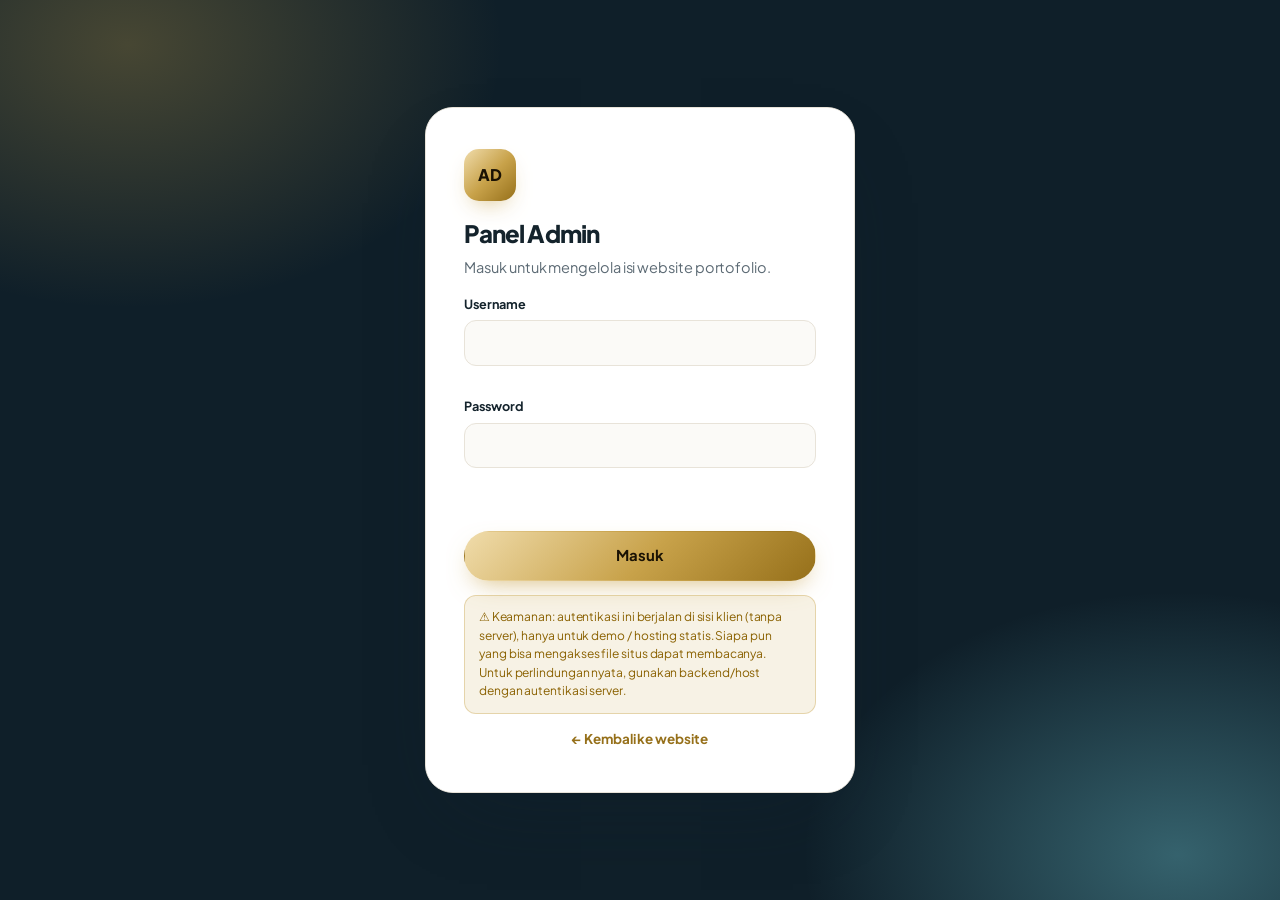
<file: admin.html>
<!DOCTYPE html>
<html lang="id" data-theme="light">
<head>
  <meta charset="UTF-8" />
  <meta name="viewport" content="width=device-width, initial-scale=1.0" />
  <meta http-equiv="Cache-Control" content="no-cache, no-store, must-revalidate" />
  <meta http-equiv="Pragma" content="no-cache" />
  <meta http-equiv="Expires" content="0" />
  <meta name="robots" content="noindex, nofollow" />
  <meta name="theme-color" content="#0f1f29" />
  <link rel="icon" href="assets/favicon.svg" />
  <link rel="apple-touch-icon" href="assets/favicon.svg" />
  <title>Panel Admin — Portofolio</title>
  <link rel="preconnect" href="https://fonts.googleapis.com" />
  <link rel="preconnect" href="https://fonts.gstatic.com" crossorigin />
  <link href="https://fonts.googleapis.com/css2?family=Plus+Jakarta+Sans:wght@400;500;600;700;800&display=swap" rel="stylesheet" />
  <link rel="stylesheet" href="css/style.css?v=20261009-media" />
  <link rel="stylesheet" href="css/admin.css?v=20261012-solo" />

  <script>
    (function () {
      try {
        var k = "portfolio-theme";
        var t = localStorage.getItem(k) ||
          (window.matchMedia("(prefers-color-scheme: dark)").matches ? "dark" : "light");
        document.documentElement.setAttribute("data-theme", t);
      } catch (e) { /* abaikan */ }
    })();
  </script>
</head>
<body class="admin-body">

  <!-- ============ LOGIN ============ -->
  <div class="login" id="loginView">
    <div class="login__split">

      <form class="login__card" id="loginForm" autocomplete="on">
        <div class="login__brand" id="loginBrand">AD</div>
        <h1 class="login__title">Panel Admin</h1>
        <p class="login__sub">Masuk untuk mengelola isi website portofolio.</p>

        <div class="afield">
          <label for="lg-user">Username</label>
          <input id="lg-user" name="username" type="text" autocomplete="username" />
        </div>
        <div class="afield">
          <label for="lg-pass">Password</label>
          <input id="lg-pass" name="password" type="password" autocomplete="current-password" />
        </div>

        <p class="login__error" id="loginError" role="alert"></p>
        <button type="submit" class="btn btn--primary login__btn">Masuk</button>

        <p class="login__warn">
          ⚠ Keamanan: autentikasi ini berjalan di sisi klien (tanpa server), hanya untuk
          demo / hosting statis. Siapa pun yang bisa mengakses file situs dapat membacanya.
          Untuk perlindungan nyata, gunakan backend/host dengan autentikasi server.
        </p>
        <a class="login__back" href="index.html">&larr; Kembali ke website</a>
      </form>

    </div>
  </div>

  <!-- ============ DASHBOARD ============ -->
  <div class="dash" id="dashView" hidden>
    <aside class="dash__side">
      <div class="dash__brand">
        <span class="dash__brand-mark" id="sideMark">AD</span>
        <span>
          <span class="dash__brand-text">Panel Konten</span>
          <span class="dash__brand-sub">Ink &amp; Brass</span>
        </span>
      </div>

      <nav class="dash__nav" id="dashNav" aria-label="Menu admin">
        <button type="button" data-view="overview" class="is-active">
          <svg class="icon" viewBox="0 0 24 24" aria-hidden="true"><rect x="3" y="3" width="7" height="7" rx="1.5"/><rect x="14" y="3" width="7" height="7" rx="1.5"/><rect x="3" y="14" width="7" height="7" rx="1.5"/><rect x="14" y="14" width="7" height="7" rx="1.5"/></svg>
          Ringkasan
        </button>
        <button type="button" data-view="profil">
          <svg class="icon" viewBox="0 0 24 24" aria-hidden="true"><circle cx="12" cy="8" r="4"/><path d="M4 21a8 8 0 0 1 16 0"/></svg>
          Profil &amp; Hero
        </button>
        <button type="button" data-view="tentang">
          <svg class="icon" viewBox="0 0 24 24" aria-hidden="true"><circle cx="12" cy="12" r="9"/><path d="M12 16v-5M12 8h.01"/></svg>
          Tentang Saya
        </button>
        <button type="button" data-view="keahlian">
          <svg class="icon" viewBox="0 0 24 24" aria-hidden="true"><path d="M13 2 3 14h7l-1 8 10-12h-7z"/></svg>
          Keahlian
        </button>
        <button type="button" data-view="publikasi">
          <svg class="icon" viewBox="0 0 24 24" aria-hidden="true"><path d="M4 5a2 2 0 0 1 2-2h12v18H6a2 2 0 0 1-2-2z"/><path d="M8 7h6M8 11h6"/></svg>
          Publikasi Karya
        </button>
        <button type="button" data-view="proyek">
          <svg class="icon" viewBox="0 0 24 24" aria-hidden="true"><path d="m12 3 9 5-9 5-9-5z"/><path d="m3 13 9 5 9-5"/></svg>
          Proyek
        </button>
        <button type="button" data-view="pengalaman">
          <svg class="icon" viewBox="0 0 24 24" aria-hidden="true"><rect x="3" y="7" width="18" height="13" rx="2"/><path d="M8 7V5a2 2 0 0 1 2-2h4a2 2 0 0 1 2 2v2"/></svg>
          Pengalaman
        </button>
        <button type="button" data-view="pendidikan">
          <svg class="icon" viewBox="0 0 24 24" aria-hidden="true"><circle cx="12" cy="8" r="6"/><path d="M8.2 13.5 7 22l5-3 5 3-1.2-8.5"/></svg>
          Pendidikan &amp; Sertifikasi
        </button>
        <button type="button" data-view="techmate">
          <svg class="icon" viewBox="0 0 24 24" aria-hidden="true"><path d="M21 15a2 2 0 0 1-2 2H7l-4 4V5a2 2 0 0 1 2-2h14a2 2 0 0 1 2 2z"/></svg>
          Techmate
        </button>
        <button type="button" data-view="kontak">
          <svg class="icon" viewBox="0 0 24 24" aria-hidden="true"><rect x="3" y="5" width="18" height="14" rx="2"/><path d="m3 7 9 6 9-6"/></svg>
          Kontak
        </button>
        <button type="button" data-view="pengaturan">
          <svg class="icon" viewBox="0 0 24 24" aria-hidden="true"><circle cx="12" cy="12" r="3"/><path d="M12 2v3M12 19v3M2 12h3M19 12h3M4.9 4.9l2.1 2.1M17 17l2.1 2.1M19.1 4.9 17 7M7 17l-2.1 2.1"/></svg>
          Pengaturan
        </button>
      </nav>

      <div class="dash__side-foot">
        <a href="index.html" target="_blank" rel="noopener">Lihat website &nearr;</a>
        <button type="button" id="logoutBtn" class="dash__logout">Keluar</button>
      </div>
    </aside>

    <main class="dash__main">
      <header class="dash__topbar">
        <div>
          <span class="dash__crumb">Panel Konten</span>
          <h1 class="dash__title" id="viewTitle">Ringkasan</h1>
        </div>
        <div class="dash__topactions">
          <span class="dash__status" id="saveStatus" role="status" aria-live="polite"></span>
          <button type="button" class="btn btn--ghost btn--sm" id="resetViewBtn" hidden>Batalkan perubahan</button>
          <button type="button" class="btn btn--outline btn--sm" id="publishBtn">Terbitkan</button>
          <button type="button" class="btn btn--primary btn--sm" id="saveBtn">Simpan</button>
        </div>
      </header>
      <div class="dash__content" id="dashContent"></div>
    </main>
  </div>

  <script src="js/content.js?v=20261009-media"></script>
  <script src="js/admin.js?v=20261009-media"></script>
</body>
</html>
</file>
<file: css/style.css>
/* =========================================================
   Profil Diri — Portofolio Digital
   Design system: "INK & BRASS"
   Diadaptasi dari referensi visual UI UX 2026:
   · navy ink pekat     (#0F1F29 / #162A36)
   · emas brass         (#C8A24A / #E8CB85)
   · glow aqua 2026     (#7FE3F0)
   · tipografi sans tebal, kontras tinggi
   · ritme seksi: gelap -> terang -> gelap -> terang
   ========================================================= */

/* =========================================================
   1) DESIGN TOKENS
   ========================================================= */
:root {
  color-scheme: light;

  /* --- Palet inti (dari referensi) --- */
  --ink:        #0f1f29;
  --ink-2:      #162a36;
  --ink-3:      #1e3744;
  --ink-line:   rgba(255, 255, 255, .11);
  --ink-line-2: rgba(255, 255, 255, .22);
  --ink-text:   #eff4f7;
  --ink-soft:   rgba(239, 244, 247, .66);

  --gold:       #c8a24a;
  --gold-2:     #e8cb85;
  --gold-deep:  #96701a;

  --aqua:       #7fe3f0;
  --aqua-2:     #c9f4fa;
  --aqua-deep:  #1f6f7d;

  /* --- Aksen pada latar terang --- */
  --brand:      #96701a;
  --brand-2:    #1f6f7d;
  --brand-soft: #f8f0dd;

  /* --- Permukaan --- */
  --bg:         #ffffff;
  --bg-alt:     #f6f3ee;
  --surface:    #ffffff;
  --surface-2:  #fbfaf7;
  --border:     #e8e3d9;
  --border-2:   #d8d1c2;
  --text:       #14232c;
  --text-soft:  #5c6a74;

  /* --- Gradien & cahaya --- */
  --grad-gold:   linear-gradient(135deg, #f0dcab, var(--gold) 52%, var(--gold-deep));
  --grad-aurora: linear-gradient(120deg, var(--gold-2), var(--aqua));
  --glow-gold:   rgba(200, 162, 74, .30);
  --glow-aqua:   rgba(127, 227, 240, .34);

  /* --- Bayangan --- */
  --shadow-sm: 0 1px 2px rgba(16, 32, 44, .05), 0 1px 3px rgba(16, 32, 44, .04);
  --shadow-md: 0 14px 34px -16px rgba(16, 32, 44, .22);
  --shadow-lg: 0 34px 80px -34px rgba(16, 32, 44, .38);

  /* --- Bentuk & ritme --- */
  --radius:    18px;
  --radius-sm: 12px;
  --radius-lg: 28px;
  --maxw:      1140px;
  --nav-h:     70px;
  --ease:      cubic-bezier(.4, 0, .2, 1);
  --ease-out:  cubic-bezier(.16, 1, .3, 1);

  --mono: ui-monospace, "SF Mono", "JetBrains Mono", "Cascadia Mono", Menlo, monospace;
}

[data-theme="dark"] {
  color-scheme: dark;

  --bg:         #09121a;
  --bg-alt:     #0f1b24;
  --surface:    #121e28;
  --surface-2:  #16242f;
  --border:     rgba(255, 255, 255, .09);
  --border-2:   rgba(255, 255, 255, .18);
  --text:       #e9f1f5;
  --text-soft:  #9aa9b4;

  /* Di tema gelap, area "ink" tampil sebagai panel yang sedikit terangkat */
  --ink:        #16242e;
  --ink-2:      #1b2d39;
  --ink-3:      #223a48;
  --ink-text:   #eff5f8;
  --ink-soft:   rgba(239, 245, 248, .58);

  --brand:      #e8cb85;
  --brand-2:    #7fe3f0;
  --brand-soft: rgba(232, 203, 133, .13);

  --glow-gold: rgba(232, 203, 133, .20);
  --glow-aqua: rgba(127, 227, 240, .22);

  --shadow-sm: 0 1px 2px rgba(0, 0, 0, .5);
  --shadow-md: 0 14px 34px -16px rgba(0, 0, 0, .7);
  --shadow-lg: 0 34px 80px -34px rgba(0, 0, 0, .85);
}

/* ---------------------------------------------------------
   Konteks "di atas permukaan ink".
   Semua komponen di dalamnya otomatis memakai varian gelap.
   --------------------------------------------------------- */
.nav,
.hero,
.footer,
.section--ink,
.on-ink {
  --surface:    var(--ink-2);
  --surface-2:  var(--ink-3);
  --bg:         var(--ink);
  --bg-alt:     var(--ink-2);
  --border:     var(--ink-line);
  --border-2:   var(--ink-line-2);
  --text:       var(--ink-text);
  --text-soft:  var(--ink-soft);
  --brand:      var(--gold-2);
  --brand-2:    var(--aqua);
  --brand-soft: rgba(232, 203, 133, .14);
  color: var(--text);
}

/* =========================================================
   2) RESET & DASAR
   ========================================================= */
*, *::before, *::after { box-sizing: border-box; }
* { margin: 0; }

html {
  scroll-behavior: smooth;
  scroll-padding-top: calc(var(--nav-h) + 18px);
  -webkit-text-size-adjust: 100%;
}

body {
  font-family: "Plus Jakarta Sans", system-ui, -apple-system, "Segoe UI", sans-serif;
  background: var(--bg);
  color: var(--text);
  line-height: 1.65;
  letter-spacing: -.005em;
  -webkit-font-smoothing: antialiased;
  text-rendering: optimizeLegibility;
  transition: background .35s var(--ease), color .35s var(--ease);
  overflow-x: hidden;
}

img, svg { display: block; max-width: 100%; }
[hidden] { display: none !important; }
a { color: inherit; text-decoration: none; }
ul, ol { list-style: none; padding: 0; }
button { font: inherit; color: inherit; }
h1, h2, h3, h4 { letter-spacing: -.03em; line-height: 1.15; font-weight: 800; }

.icon {
  width: 1.05em; height: 1.05em;
  fill: none; stroke: currentColor;
  stroke-width: 2; stroke-linecap: round; stroke-linejoin: round;
  flex: 0 0 auto;
}

.container { width: min(100% - 2.5rem, var(--maxw)); margin-inline: auto; }

.skip-link {
  position: absolute; left: -999px; top: 0; z-index: 300;
  background: var(--gold); color: #101d26; font-weight: 700;
  padding: .65rem 1.1rem; border-radius: 0 0 10px 0;
}
.skip-link:focus { left: 0; }

:focus-visible { outline: 3px solid var(--brand); outline-offset: 3px; border-radius: 8px; }

/* Label kecil bergaya mono — sentuhan editorial 2026 */
.kicker,
.about__subhead,
.about__facts-title,
.card__cat,
.pub-card__type,
.timeline__date,
.edu-item__date,
.training-card__year,
.eyebrow {
  font-family: var(--mono);
}

/* =========================================================
   3) TOMBOL
   ========================================================= */
.btn {
  --pad-y: .74rem; --pad-x: 1.35rem;
  display: inline-flex; align-items: center; gap: .5rem;
  padding: var(--pad-y) var(--pad-x);
  border-radius: 999px; font-weight: 700; font-size: .93rem;
  border: 1px solid transparent; cursor: pointer;
  letter-spacing: -.01em;
  transition: transform .2s var(--ease-out), box-shadow .2s var(--ease),
              background .2s var(--ease), border-color .2s var(--ease), color .2s var(--ease);
  white-space: nowrap;
}
.btn:active { transform: translateY(0) scale(.985); }
.btn--sm { --pad-y: .5rem; --pad-x: 1rem; font-size: .84rem; }

.btn--primary {
  background: var(--grad-gold);
  color: #1a1204;
  box-shadow: 0 10px 26px -10px rgba(200, 162, 74, .75);
}
.btn--primary:hover {
  transform: translateY(-2px);
  box-shadow: 0 16px 34px -12px rgba(200, 162, 74, .85);
}
.btn--outline {
  border-color: var(--border-2);
  background: color-mix(in srgb, var(--surface) 70%, transparent);
  backdrop-filter: blur(8px);
}
.btn--outline:hover { border-color: var(--brand); color: var(--brand); transform: translateY(-2px); }
.btn--ghost { border-color: var(--border); background: transparent; color: var(--text-soft); }
.btn--ghost:hover { border-color: var(--brand); color: var(--brand); }

.icon-btn {
  display: grid; place-items: center;
  width: 40px; height: 40px; border-radius: 50%;
  border: 1px solid var(--border); background: color-mix(in srgb, var(--surface) 60%, transparent);
  cursor: pointer; color: var(--brand);
  transition: border-color .2s var(--ease), color .2s var(--ease), transform .3s var(--ease-out);
}
.icon-btn:hover { border-color: var(--brand); transform: rotate(-12deg); }
.icon-sun { display: none; }
[data-theme="dark"] .icon-sun { display: block; }
[data-theme="dark"] .icon-moon { display: none; }

/* =========================================================
   4) NAVBAR — selalu ink, kaca, aksen emas
   ========================================================= */
.nav {
  position: fixed; inset: 0 0 auto 0; z-index: 100;
  background: color-mix(in srgb, var(--ink) 82%, transparent);
  backdrop-filter: blur(18px) saturate(140%);
  border-bottom: 1px solid transparent;
  transition: border-color .3s var(--ease), background .3s var(--ease);
}
.nav.is-scrolled {
  background: color-mix(in srgb, var(--ink) 94%, transparent);
  border-bottom-color: var(--ink-line);
}

.nav__inner { display: flex; align-items: center; gap: 1rem; height: var(--nav-h); }

.nav__brand { display: flex; align-items: center; gap: .65rem; font-weight: 800; letter-spacing: -.02em; }
.nav__brand-mark {
  display: grid; place-items: center; width: 36px; height: 36px; border-radius: 11px;
  background: var(--grad-gold); color: #1a1204;
  font-size: .8rem; font-weight: 800; letter-spacing: .02em;
  box-shadow: 0 6px 16px -6px var(--glow-gold);
}
.nav__brand-text { color: var(--ink-text); }

.nav__links {
  display: flex; gap: .15rem; margin-inline: auto;
  font-size: .875rem; font-weight: 600;
  padding: .3rem; border-radius: 999px;
  border: 1px solid var(--ink-line);
  background: rgba(255, 255, 255, .035);
}
.nav__links a {
  color: var(--ink-soft); position: relative;
  padding: .45rem .8rem; border-radius: 999px;
  transition: color .2s var(--ease), background .2s var(--ease);
}
.nav__links a:hover { color: var(--ink-text); background: rgba(255, 255, 255, .06); }
.nav__links a.is-active {
  color: #1a1204;
  background: var(--grad-gold);
  box-shadow: 0 6px 16px -8px var(--glow-gold);
}

.nav__actions { display: flex; align-items: center; gap: .6rem; margin-left: auto; }
.nav__burger {
  display: none; width: 40px; height: 40px; border-radius: 12px;
  border: 1px solid var(--ink-line); background: transparent;
  flex-direction: column; justify-content: center; align-items: center; gap: 4px; cursor: pointer;
}
.nav__burger span { width: 18px; height: 2px; background: var(--ink-text); border-radius: 2px; transition: .25s var(--ease); }
.nav__burger[aria-expanded="true"] span:nth-child(1) { transform: translateY(6px) rotate(45deg); }
.nav__burger[aria-expanded="true"] span:nth-child(2) { opacity: 0; }
.nav__burger[aria-expanded="true"] span:nth-child(3) { transform: translateY(-6px) rotate(-45deg); }

/* =========================================================
   5) HERO — band ink penuh dengan glow emas + aqua
   ========================================================= */
.hero {
  position: relative; isolation: isolate;
  padding: calc(var(--nav-h) + 5.5rem) 0 0;
  background: var(--ink);
  overflow: hidden;
  color: var(--ink-text);
}
.hero::before {
  content: ""; position: absolute; inset: 0; z-index: -2; pointer-events: none;
  background:
    radial-gradient(60% 55% at 8% 0%,   var(--glow-gold), transparent 62%),
    radial-gradient(52% 50% at 96% 18%, var(--glow-aqua), transparent 64%),
    radial-gradient(70% 60% at 50% 120%, rgba(127, 227, 240, .18), transparent 68%);
}
.hero::after {
  content: ""; position: absolute; inset: 0; z-index: -1; pointer-events: none;
  background-image:
    linear-gradient(to right, rgba(255,255,255,.045) 1px, transparent 1px),
    linear-gradient(to bottom, rgba(255,255,255,.045) 1px, transparent 1px);
  background-size: 72px 72px;
  -webkit-mask-image: radial-gradient(80% 70% at 50% 30%, #000 20%, transparent 78%);
  mask-image: radial-gradient(80% 70% at 50% 30%, #000 20%, transparent 78%);
}

.hero__inner {
  display: grid; grid-template-columns: 1.12fr .88fr; gap: 4rem; align-items: center;
  position: relative; padding-bottom: 3.5rem;
}

.hero__text { position: relative; z-index: 1; }

.hero__eyebrow {
  display: inline-flex; align-items: center; gap: .55rem;
  border: 1px solid var(--ink-line-2);
  background: rgba(255, 255, 255, .05);
  color: var(--gold-2);
  padding: .38rem .95rem; border-radius: 999px;
  font-size: .78rem; font-weight: 700; letter-spacing: .02em;
  margin-bottom: 1.4rem;
}
.dot {
  width: 7px; height: 7px; border-radius: 50%; background: var(--aqua);
  box-shadow: 0 0 0 4px rgba(127, 227, 240, .18); animation: pulse 2.4s infinite;
}
@keyframes pulse { 0%, 100% { opacity: 1; } 50% { opacity: .3; } }

.hero__title {
  font-size: clamp(2.3rem, 6vw, 4.1rem);
  line-height: 1.02; letter-spacing: -.045em; font-weight: 800;
  color: #fff;
}
.hero__title .grad {
  display: inline-block;
  background: var(--grad-aurora);
  -webkit-background-clip: text; background-clip: text; color: transparent;
}
.hero__role {
  font-size: clamp(1.02rem, 2vw, 1.22rem); font-weight: 700;
  color: var(--gold-2); margin-top: .85rem; letter-spacing: -.015em;
}
.hero__lead { color: var(--ink-soft); max-width: 54ch; margin-top: 1.05rem; font-size: 1.01rem; }

.hero__meta { display: flex; flex-wrap: wrap; gap: 1.4rem; margin-top: 1.5rem; color: var(--ink-soft); font-size: .88rem; }
.hero__meta li { display: flex; align-items: center; gap: .45rem; }
.hero__meta .icon { color: var(--aqua); }

.hero__cta { display: flex; flex-wrap: wrap; align-items: center; gap: .75rem; margin-top: 2.1rem; }
.hero__link {
  display: inline-flex; align-items: center; gap: .4rem;
  font-size: .92rem; font-weight: 700; color: var(--ink-soft);
  padding: .4rem .3rem; border-bottom: 1px solid transparent;
  transition: color .2s var(--ease), border-color .2s var(--ease);
}
.hero__link:hover { color: var(--gold-2); border-bottom-color: var(--gold); }
.hero__link .icon { transition: transform .25s var(--ease-out); }
.hero__link:hover .icon { transform: translateX(5px); }

.hero__stats {
  display: grid; grid-template-columns: repeat(3, minmax(0, 1fr));
  gap: 1.5rem; margin-top: 3rem; padding-top: 1.9rem;
  border-top: 1px solid var(--ink-line);
}
.hero__stats > div { position: relative; padding-left: 1.1rem; }
.hero__stats > div + div::before {
  content: ""; position: absolute; left: -.75rem; top: .2rem; bottom: .2rem;
  width: 1px; background: var(--ink-line);
}
.hero__stats dt {
  font-size: clamp(1.6rem, 3.4vw, 2.15rem); font-weight: 800;
  letter-spacing: -.04em; color: #fff; line-height: 1;
}
.hero__stats dd { font-size: .82rem; color: var(--ink-soft); margin-top: .35rem; }

.hero__visual { position: relative; display: grid; place-items: center; min-height: 430px; }
.hero__blob {
  position: absolute; width: min(340px, 74%); aspect-ratio: 1;
  background: conic-gradient(from 0deg, var(--gold-2), var(--aqua), var(--gold), var(--gold-2));
  border-radius: 46% 54% 60% 40% / 44% 40% 60% 56%;
  opacity: .28; filter: blur(6px);
  animation: spin 22s linear infinite;
}
@keyframes spin { to { transform: rotate(360deg); } }

.hero__avatar {
  position: relative; z-index: 2; margin: 0;
  width: min(272px, 64%); aspect-ratio: 1;
  padding: 5px; border-radius: 50%;
  background: var(--grad-gold);
  box-shadow: 0 0 0 1px rgba(255,255,255,.14),
              0 30px 70px -24px var(--glow-aqua),
              0 0 90px -10px var(--glow-gold);
}
.hero__avatar img {
  width: 100%; height: 100%; object-fit: cover;
  border-radius: 50%; background: var(--ink-3);
}
.hero__avatar-fallback {
  width: 100%; height: 100%; border-radius: 50%;
  display: grid; place-items: center;
  background: var(--ink-3); color: var(--gold-2);
  font-size: clamp(2.5rem, 8vw, 4rem); font-weight: 800; letter-spacing: .02em;
}
.hero__badge {
  position: absolute; bottom: 4px; left: 50%; transform: translateX(-50%);
  display: inline-flex; align-items: center; gap: .42rem;
  background: var(--ink-2); border: 1px solid var(--ink-line-2);
  padding: .32rem .8rem; border-radius: 999px;
  font-size: .75rem; font-weight: 700; color: #fff;
  box-shadow: var(--shadow-md); white-space: nowrap;
}

/* Garis dekoratif penutup hero */
.hero__rule {
  height: 1px; border: 0; margin: 0;
  background: linear-gradient(90deg, transparent, var(--gold), var(--aqua), transparent);
  opacity: .55;
}

/* =========================================================
   6) SEKSI
   ========================================================= */
.section { padding: 6rem 0; position: relative; }
.section--alt { background: var(--bg-alt); }
.section--ink {
  background: var(--ink);
  color: var(--ink-text);
  position: relative; overflow: hidden;
}
.section--ink::before {
  content: ""; position: absolute; inset: 0; pointer-events: none;
  background:
    radial-gradient(45% 40% at 100% 0%, var(--glow-aqua), transparent 65%),
    radial-gradient(40% 40% at 0% 100%, var(--glow-gold), transparent 65%);
  opacity: .85;
}
.section--ink > .container { position: relative; z-index: 1; }

.section__head { max-width: 66ch; margin-bottom: 3rem; }

.kicker {
  display: inline-flex; align-items: center; gap: .6rem;
  font-size: .72rem; font-weight: 700; letter-spacing: .18em;
  text-transform: uppercase; color: var(--brand); margin-bottom: .85rem;
}
.section__head > .kicker::before,
.contact__intro > .kicker::before {
  content: ""; width: 26px; height: 1px; background: currentColor; opacity: .6;
}
.section__title { font-size: clamp(1.75rem, 3.8vw, 2.6rem); letter-spacing: -.04em; font-weight: 800; }
.section__sub { color: var(--text-soft); margin-top: .85rem; font-size: 1.02rem; }

.about__subhead {
  font-size: .72rem; font-weight: 700; letter-spacing: .16em; text-transform: uppercase;
  color: var(--brand); margin-bottom: .5rem;
}

/* =========================================================
   7) TENTANG SAYA
   ========================================================= */
.about { display: grid; grid-template-columns: 1.35fr .65fr; gap: 3.5rem; align-items: start; }
.about__text .section__title { margin-bottom: 1.4rem; }
.about__text p { color: var(--text-soft); margin-top: 1rem; max-width: 64ch; }
.about__text p strong { color: var(--text); font-weight: 700; }
.about__signoff {
  margin-top: 1.9rem; padding: .2rem 0 .2rem 1.15rem;
  border-left: 2px solid var(--gold);
  font-style: italic; font-weight: 600; color: var(--text) !important;
  font-size: 1.02rem;
}

.about__facts {
  background: var(--surface); border: 1px solid var(--border);
  border-radius: var(--radius); padding: 1.6rem 1.7rem;
  box-shadow: var(--shadow-md);
  position: sticky; top: calc(var(--nav-h) + 22px);
}
.about__facts-title {
  font-size: .72rem; font-weight: 700; letter-spacing: .16em; text-transform: uppercase;
  color: var(--brand); margin-bottom: .6rem;
}
.facts { display: grid; }
.fact { display: flex; gap: .85rem; padding: .9rem 0; border-bottom: 1px solid var(--border); }
.fact:last-child { border-bottom: none; padding-bottom: 0; }
.fact .icon { width: 1.05rem; height: 1.05rem; color: var(--brand); margin-top: .2rem; }
.fact div { display: grid; gap: .12rem; }
.fact__label { font-size: .68rem; font-weight: 700; letter-spacing: .1em; text-transform: uppercase; color: var(--text-soft); }
.fact__value { font-size: .89rem; font-weight: 600; line-height: 1.5; }

/* =========================================================
   8) KARTU UMUM
   ========================================================= */
.core { margin-top: 3.5rem; }
.tools-extra { margin-top: 3.5rem; }
.interests { margin-top: 3.5rem; }
.philosophy { margin-top: 4rem; }

.interests-grid { display: grid; grid-template-columns: repeat(auto-fit, minmax(232px, 1fr)); gap: 1.15rem; }

.interest, .principle, .skill-group, .edu-item, .training-card {
  background: var(--surface); border: 1px solid var(--border);
  border-radius: var(--radius);
  box-shadow: var(--shadow-sm);
  transition: transform .3s var(--ease-out), box-shadow .3s var(--ease-out), border-color .3s var(--ease);
  position: relative; overflow: hidden;
}
.interest::after, .principle::after, .skill-group::after {
  content: ""; position: absolute; inset: 0 0 auto 0; height: 2px;
  background: var(--grad-aurora); opacity: 0;
  transition: opacity .3s var(--ease);
}
.interest:hover, .principle:hover, .skill-group:hover,
.edu-item:hover, .training-card:hover, .cert:hover {
  transform: translateY(-5px);
  box-shadow: var(--shadow-md);
  border-color: color-mix(in srgb, var(--gold) 55%, var(--border));
}
.interest:hover::after, .principle:hover::after, .skill-group:hover::after { opacity: 1; }

.interest { padding: 1.6rem 1.5rem; }
.interest__icon {
  display: grid; place-items: center; width: 46px; height: 46px; border-radius: 13px;
  background: var(--brand-soft); color: var(--brand); margin-bottom: 1rem;
  border: 1px solid color-mix(in srgb, var(--brand) 22%, transparent);
}
.interest__icon .icon { width: 1.3rem; height: 1.3rem; }
.interest h4 { font-size: 1.02rem; font-weight: 700; }
.interest p { font-size: .87rem; color: var(--text-soft); margin-top: .4rem; }

.philosophy__lead { color: var(--text-soft); margin: .2rem 0 1.6rem; }
.philosophy-grid { display: grid; grid-template-columns: repeat(4, 1fr); gap: 1.15rem; }
.principle { padding: 1.6rem 1.45rem; }
.principle__no {
  display: block; font-size: 2.1rem; font-weight: 800; line-height: 1;
  color: transparent;
  -webkit-text-stroke: 1px color-mix(in srgb, var(--gold) 70%, transparent);
  letter-spacing: -.03em;
}
.principle h4 { font-size: .98rem; font-weight: 700; margin: .75rem 0 .45rem; }
.principle p { font-size: .86rem; color: var(--text-soft); }

/* =========================================================
   9) KEAHLIAN
   ========================================================= */
.skills { display: grid; grid-template-columns: repeat(auto-fit, minmax(213px, 1fr)); gap: 1.15rem; margin-top: 1.2rem; }
.skill-group { padding: 1.5rem 1.5rem 1.6rem; }
.skill-group h3 { font-size: .97rem; margin-bottom: 1rem; letter-spacing: -.02em; }
.tags { display: flex; flex-wrap: wrap; gap: .45rem; }
.tags li {
  font-size: .78rem; font-weight: 600; padding: .32rem .72rem;
  border-radius: 999px; background: var(--brand-soft); color: var(--brand);
  border: 1px solid color-mix(in srgb, var(--brand) 18%, transparent);
}

.bars { display: grid; gap: 1rem; margin-top: 2.5rem; }
.bar { display: grid; grid-template-columns: 155px 1fr; align-items: center; gap: 1.1rem; font-size: .87rem; }
.bar span { color: var(--text-soft); font-weight: 600; }
.bar i { position: relative; height: 6px; border-radius: 999px; background: var(--border); overflow: hidden; }
.bar i::after {
  content: ""; position: absolute; inset: 0 auto 0 0; width: var(--w);
  background: var(--grad-aurora);
  border-radius: 999px; transform-origin: left; animation: grow 1.2s var(--ease-out) both;
}
@keyframes grow { from { transform: scaleX(0); } to { transform: scaleX(1); } }

/* =========================================================
   10) FILTER
   ========================================================= */
.filters { display: flex; flex-wrap: wrap; gap: .5rem; margin-bottom: 2.25rem; }
.filter {
  padding: .5rem 1.1rem; border-radius: 999px; cursor: pointer;
  border: 1px solid var(--border); background: var(--surface);
  font-size: .85rem; font-weight: 600; color: var(--text-soft);
  transition: all .22s var(--ease);
}
.filter:hover { border-color: var(--brand); color: var(--brand); transform: translateY(-1px); }
.filter.is-active { background: var(--text); color: var(--bg); border-color: var(--text); box-shadow: var(--shadow-sm); }
.section--ink .filter { background: rgba(255, 255, 255, .05); color: var(--ink-soft); }
.section--ink .filter:hover { color: var(--gold-2); border-color: var(--gold); }
.section--ink .filter.is-active { background: var(--grad-gold); color: #1a1204; border-color: transparent; }

/* =========================================================
   11) KARTU PROYEK
   ========================================================= */
.projects { display: grid; grid-template-columns: repeat(3, 1fr); gap: 1.5rem; }
.projects__empty { text-align: center; color: var(--text-soft); padding: 3rem 0; }

.card {
  --accent: var(--brand);
  position: relative; display: flex; flex-direction: column; text-align: left;
  background: var(--surface); border: 1px solid var(--border);
  border-radius: var(--radius); overflow: hidden; box-shadow: var(--shadow-sm);
  cursor: pointer; padding: 0; font: inherit;
  transition: transform .34s var(--ease-out), box-shadow .34s var(--ease-out), border-color .34s var(--ease);
  animation: cardIn .5s var(--ease-out) both;
}
@keyframes cardIn { from { opacity: 0; transform: translateY(16px); } to { opacity: 1; transform: none; } }
.card:hover, .card:focus-visible {
  transform: translateY(-7px);
  box-shadow: var(--shadow-lg);
  border-color: color-mix(in srgb, var(--accent) 55%, var(--border));
}

.card__media {
  position: relative; aspect-ratio: 16 / 10; overflow: hidden;
  background: linear-gradient(135deg,
    color-mix(in srgb, var(--accent) 82%, #05121a),
    color-mix(in srgb, var(--accent) 40%, #0f1f29));
  display: grid; place-items: center;
}
.card__media::after {
  content: ""; position: absolute; inset: 0;
  background:
    radial-gradient(circle at 26% 20%, rgba(255,255,255,.30), transparent 52%),
    linear-gradient(to top, rgba(5,12,18,.35), transparent 60%);
}
.card__glyph {
  position: relative; z-index: 1;
  font-size: 2.2rem; font-weight: 800; color: #fff;
  letter-spacing: .06em; text-shadow: 0 6px 24px rgba(0,0,0,.35);
}
.card__year {
  position: absolute; top: .85rem; right: .85rem; z-index: 2;
  background: rgba(9, 18, 26, .55); color: #fff; backdrop-filter: blur(8px);
  border: 1px solid rgba(255,255,255,.2);
  font-size: .7rem; font-weight: 700; padding: .24rem .62rem; border-radius: 999px;
}
.card__body { padding: 1.35rem 1.35rem 1.45rem; display: flex; flex-direction: column; gap: .6rem; flex: 1; }
.card__cat { font-size: .7rem; font-weight: 700; letter-spacing: .14em; text-transform: uppercase; color: var(--accent); }
.card__title { font-size: 1.09rem; font-weight: 800; letter-spacing: -.025em; }
.card__problem { font-size: .87rem; color: var(--text-soft); flex: 1; }

.card__foot {
  display: flex; align-items: center; justify-content: space-between; gap: .6rem;
  margin-top: .4rem; padding-top: .95rem; border-top: 1px solid var(--border);
}
.card__detail {
  display: inline-flex; align-items: center; gap: .35rem;
  font-size: .82rem; font-weight: 700; color: var(--accent);
  background: none; border: none; cursor: pointer; padding: 0;
}
.card__detail .icon { transition: transform .25s var(--ease-out); }
.card__links { display: flex; gap: .45rem; }
.card__link {
  display: inline-flex; align-items: center; gap: .32rem;
  font-size: .75rem; font-weight: 600; color: var(--text-soft);
  padding: .3rem .65rem; border-radius: 999px; border: 1px solid var(--border);
  position: relative; z-index: 2;
  transition: color .2s var(--ease), border-color .2s var(--ease), background .2s var(--ease);
}
.card__link:hover {
  color: var(--accent); border-color: var(--accent);
  background: color-mix(in srgb, var(--accent) 8%, transparent);
}
.card__tags { display: flex; gap: .32rem; flex-wrap: wrap; }
.card__tags li {
  font-size: .69rem; font-weight: 600; color: var(--text-soft);
  border: 1px solid var(--border); padding: .14rem .52rem; border-radius: 999px; white-space: nowrap;
}
.card__tags li.more {
  color: var(--accent); border-color: color-mix(in srgb, var(--accent) 40%, var(--border)); font-weight: 700;
}

/* =========================================================
   12) TIMELINE
   ========================================================= */
.timeline-tabs { display: flex; flex-wrap: wrap; gap: .5rem; margin-bottom: 2.25rem; }
.timeline-tabs .filter { display: inline-flex; align-items: center; gap: .45rem; }
.timeline-tabs .filter .icon { width: .95em; height: .95em; }

.timeline { position: relative; display: grid; gap: 2rem; padding-left: 2rem; }
.timeline::before {
  content: ""; position: absolute; left: 5px; top: .6rem; bottom: .6rem; width: 2px;
  background: linear-gradient(180deg, var(--gold), var(--aqua));
  border-radius: 2px; opacity: .5;
}
.timeline__item { position: relative; }
.timeline__dot {
  position: absolute; left: -2rem; top: .55rem; width: 13px; height: 13px;
  border-radius: 50%; background: var(--bg); border: 3px solid var(--gold);
  box-shadow: 0 0 0 5px color-mix(in srgb, var(--gold) 14%, transparent);
}
.timeline__date {
  font-size: .74rem; font-weight: 700; letter-spacing: .12em; color: var(--brand); text-transform: uppercase;
}
.timeline__type {
  display: inline-block; margin-left: .5rem; padding: .08rem .55rem;
  font-family: "Plus Jakarta Sans", sans-serif;
  font-size: .66rem; letter-spacing: .04em; border-radius: 999px;
  background: var(--brand-soft); color: var(--brand); text-transform: none;
  border: 1px solid color-mix(in srgb, var(--brand) 22%, transparent); vertical-align: middle;
}
.timeline__title { font-size: 1.08rem; font-weight: 800; margin-top: .35rem; }
.timeline__org { font-size: .88rem; color: var(--text-soft); font-weight: 600; }
.timeline__desc { color: var(--text-soft); font-size: .93rem; margin-top: .4rem; max-width: 68ch; }
.timeline__points { display: grid; gap: .45rem; margin-top: .7rem; max-width: 72ch; }
.timeline__points li { position: relative; padding-left: 1.3rem; font-size: .91rem; color: var(--text-soft); }
.timeline__points li::before {
  content: ""; position: absolute; left: 0; top: .6em; width: 7px; height: 7px; border-radius: 2px;
  background: var(--grad-aurora);
}
.timeline__points strong { color: var(--text); font-weight: 700; }
.timeline__item.is-hidden { display: none; }

/* =========================================================
   13) PENDIDIKAN & SERTIFIKASI
   ========================================================= */
.edu-grid { display: grid; grid-template-columns: 1fr 1fr; gap: 2.75rem; }
.edu-col { min-width: 0; }
.edu-col__head {
  display: flex; align-items: center; gap: .6rem;
  font-size: .97rem; font-weight: 800; margin-bottom: 1.4rem;
  padding-bottom: .9rem; border-bottom: 1px solid var(--border);
}
.edu-col__head .icon { width: 1.1rem; height: 1.1rem; color: var(--brand); }

.edu-list { display: grid; gap: 1.05rem; }
.edu-item { padding: 1.35rem 1.45rem; }
.edu-item::before {
  content: ""; position: absolute; left: 0; top: 1.15rem; bottom: 1.15rem; width: 3px;
  border-radius: 0 3px 3px 0; background: var(--grad-aurora);
}
.edu-item__date { font-size: .71rem; font-weight: 700; letter-spacing: .1em; text-transform: uppercase; color: var(--brand); }
.edu-item__title { font-size: 1.03rem; font-weight: 800; margin-top: .25rem; }
.edu-item__org { font-size: .87rem; color: var(--text-soft); font-weight: 600; }
.edu-item__note { font-size: .87rem; color: var(--text-soft); margin-top: .5rem; }

.cert-list { display: grid; gap: .8rem; }
.cert {
  display: flex; align-items: center; gap: 1rem;
  background: var(--surface); border: 1px solid var(--border);
  border-radius: var(--radius); padding: .95rem 1.15rem; box-shadow: var(--shadow-sm);
  transition: transform .3s var(--ease-out), box-shadow .3s var(--ease-out), border-color .3s var(--ease);
}
.cert__icon {
  flex: 0 0 auto; display: grid; place-items: center;
  width: 46px; height: 46px; border-radius: 13px;
  background: var(--brand-soft); color: var(--brand);
  border: 1px solid color-mix(in srgb, var(--brand) 22%, transparent);
  font-size: .63rem; font-weight: 800; letter-spacing: .03em;
}
.cert__body { flex: 1; min-width: 0; }
.cert__body h4 { font-size: .94rem; font-weight: 700; line-height: 1.4; }
.cert__body p { font-size: .79rem; color: var(--text-soft); }
.cert__link {
  flex: 0 0 auto; display: inline-flex; align-items: center; gap: .32rem;
  font-size: .77rem; font-weight: 700; color: var(--brand);
  padding: .32rem .7rem; border-radius: 999px; border: 1px solid var(--border);
  transition: color .2s var(--ease), border-color .2s var(--ease), background .2s var(--ease);
}
.cert__link:hover { border-color: var(--brand); background: var(--brand-soft); }

.training { margin-top: 3rem; }
.training-grid { display: grid; grid-template-columns: repeat(4, 1fr); gap: 1rem; }
.training-card { padding: 1.2rem 1.25rem; }
.training-card__year { font-size: .7rem; font-weight: 700; letter-spacing: .1em; color: var(--brand); }
.training-card h4 { font-size: .92rem; font-weight: 700; line-height: 1.4; margin-top: .3rem; }
.training-card__org { font-size: .77rem; color: var(--text-soft); margin-top: .3rem; }
.training-card__note { font-size: .81rem; color: var(--text-soft); margin-top: .55rem; }

/* =========================================================
   14) PUBLIKASI (di dalam band ink)
   ========================================================= */
.pub-grid { display: grid; grid-template-columns: repeat(3, 1fr); gap: 1.5rem; }
.pub-card {
  --accent: var(--gold-2);
  display: flex; flex-direction: column;
  background: color-mix(in srgb, var(--surface) 92%, transparent);
  border: 1px solid var(--border);
  border-radius: var(--radius); overflow: hidden; box-shadow: var(--shadow-sm);
  transition: transform .34s var(--ease-out), box-shadow .34s var(--ease-out), border-color .34s var(--ease);
  animation: cardIn .5s var(--ease-out) both;
  backdrop-filter: blur(6px);
}
.pub-card:hover {
  transform: translateY(-7px); box-shadow: var(--shadow-lg);
  border-color: color-mix(in srgb, var(--accent) 55%, var(--border));
}
.pub-card__media {
  position: relative; aspect-ratio: 16 / 10; overflow: hidden; display: grid; place-items: center;
  background: linear-gradient(135deg, color-mix(in srgb, var(--accent) 28%, var(--ink-3)), var(--ink-3));
}
.pub-card__media img { width: 100%; height: 100%; object-fit: cover; display: block; }
.pub-card__media::after {
  content: ""; position: absolute; inset: 0; pointer-events: none;
  background: radial-gradient(circle at 28% 22%, rgba(255,255,255,.16), transparent 58%);
}
.pub-card__ph {
  position: relative; z-index: 1; color: var(--accent);
  font-family: var(--mono); font-weight: 700; font-size: .82rem;
  letter-spacing: .16em; text-transform: uppercase; text-align: center; padding: 0 1rem;
}
.pub-card__year {
  position: absolute; top: .85rem; right: .85rem; z-index: 2;
  background: rgba(9, 18, 26, .55); color: #fff; backdrop-filter: blur(8px);
  border: 1px solid rgba(255,255,255,.18);
  font-size: .7rem; font-weight: 700; padding: .24rem .62rem; border-radius: 999px;
}
.pub-card__body { padding: 1.3rem 1.35rem 1.45rem; display: flex; flex-direction: column; gap: .55rem; flex: 1; }
.pub-card__type { font-size: .7rem; font-weight: 700; letter-spacing: .14em; text-transform: uppercase; color: var(--accent); }
.pub-card__title { font-size: 1.05rem; font-weight: 800; line-height: 1.35; }
.pub-card__venue { font-size: .81rem; color: var(--text-soft); font-weight: 600; }
.pub-card__desc { font-size: .87rem; color: var(--text-soft); flex: 1; }
.pub-card__link {
  display: inline-flex; align-items: center; gap: .38rem; margin-top: .5rem;
  font-size: .82rem; font-weight: 700; color: var(--accent);
  transition: gap .25s var(--ease-out);
}
.pub-card__link:hover { gap: .6rem; }
.pub-card__link .icon { width: 1em; height: 1em; }

/* =========================================================
   15) TECHMATE
   ========================================================= */
.techmate-grid { display: grid; grid-template-columns: repeat(auto-fit, minmax(235px, 1fr)); gap: 1.5rem; }
.tm-card {
  display: flex; flex-direction: column;
  background: var(--surface); border: 1px solid var(--border);
  border-radius: var(--radius); overflow: hidden; box-shadow: var(--shadow-sm);
  transition: transform .34s var(--ease-out), box-shadow .34s var(--ease-out), border-color .34s var(--ease);
  animation: cardIn .5s var(--ease-out) both;
}
.tm-card:hover {
  transform: translateY(-7px); box-shadow: var(--shadow-lg);
  border-color: color-mix(in srgb, var(--gold) 55%, var(--border));
}
.tm-card__media {
  position: relative; aspect-ratio: 16 / 10; overflow: hidden; display: grid; place-items: center;
  background: linear-gradient(140deg, var(--ink-2), var(--aqua-deep));
}
.tm-card__media img { width: 100%; height: 100%; object-fit: cover; display: block; }
.tm-card__media::after {
  content: ""; position: absolute; inset: 0; pointer-events: none;
  background: radial-gradient(circle at 28% 22%, rgba(255,255,255,.24), transparent 55%);
}
.tm-card__ph {
  position: relative; z-index: 1; color: #fff; font-weight: 800; font-size: 1.05rem;
  letter-spacing: -.01em; text-align: center; padding: 0 1rem;
  text-shadow: 0 4px 18px rgba(0,0,0,.3);
}
.tm-card__body { padding: 1.3rem 1.35rem 1.45rem; display: flex; flex-direction: column; gap: .55rem; flex: 1; }
.tm-card__body h3 { font-size: 1.05rem; font-weight: 800; }
.tm-card__body p { font-size: .87rem; color: var(--text-soft); flex: 1; }
.tm-card .tags { margin-top: .4rem; }

.techmate__cta { margin-top: 2.75rem; }
.techmate__cta-inner {
  display: flex; flex-wrap: wrap; align-items: center; justify-content: space-between; gap: 1.25rem;
  position: relative; overflow: hidden;
  background: var(--ink); color: var(--ink-text);
  border: 1px solid var(--ink-line); border-radius: var(--radius-lg);
  padding: 1.6rem 1.9rem;
  box-shadow: var(--shadow-md);
}
.techmate__cta-inner::before {
  content: ""; position: absolute; inset: 0; pointer-events: none;
  background:
    radial-gradient(45% 120% at 0% 50%, rgba(200, 162, 74, .30), transparent 60%),
    radial-gradient(45% 120% at 100% 50%, rgba(127, 227, 240, .26), transparent 60%);
}
.techmate__cta-inner p { font-weight: 700; position: relative; color: #fff; }
.techmate__cta-inner .btn { position: relative; }
.techmate__cta-inner .icon { width: 1.1em; height: 1.1em; }

/* =========================================================
   16) KONTAK — kartu bercahaya emas + aqua (khas referensi)
   ========================================================= */
.section--contact { padding-bottom: 7rem; }
.contact {
  position: relative; overflow: hidden;
  display: grid; grid-template-columns: 1fr 1.05fr; gap: 3rem; align-items: start;
  border: 1px solid var(--border); border-radius: var(--radius-lg);
  background: var(--surface);
  padding: 3.25rem 2.75rem;
  box-shadow: var(--shadow-lg);
}
.contact::before, .contact::after {
  content: ""; position: absolute; pointer-events: none; z-index: 0;
  width: 46%; aspect-ratio: 1; border-radius: 50%; filter: blur(60px);
}
.contact::before { left: -12%; bottom: -35%; background: var(--glow-aqua); }
.contact::after { right: -14%; top: -38%; background: var(--glow-gold); }
.contact > * { position: relative; z-index: 1; }

.contact__title {
  font-size: clamp(1.6rem, 3.2vw, 2.25rem); font-weight: 800;
  letter-spacing: -.04em; margin-top: .4rem;
}
.contact__sub { color: var(--text-soft); margin: .85rem 0 1.6rem; max-width: 46ch; }
.contact__channels { display: flex; flex-wrap: wrap; gap: .6rem; }
.contact__mail {
  display: inline-flex; align-items: center; gap: .5rem;
  font-weight: 700; font-size: .95rem; color: var(--brand);
  padding: .6rem 1.05rem; border-radius: 999px;
  border: 1px solid color-mix(in srgb, var(--brand) 40%, transparent);
  background: color-mix(in srgb, var(--brand-soft) 70%, transparent);
  transition: transform .2s var(--ease-out), background .2s var(--ease);
}
.contact__mail:hover { transform: translateY(-2px); background: var(--brand-soft); }
.contact__wa {
  color: var(--aqua-deep); border-color: color-mix(in srgb, var(--aqua-deep) 45%, transparent);
  background: rgba(127, 227, 240, .12);
}
.contact__wa:hover { background: rgba(127, 227, 240, .2); }

.socials { display: flex; flex-wrap: wrap; gap: .6rem; margin-top: 1.6rem; }
.socials a {
  display: inline-flex; align-items: center; gap: .45rem;
  font-size: .85rem; font-weight: 600; color: var(--text-soft);
  padding: .5rem .95rem; border-radius: 999px; border: 1px solid var(--border);
  background: var(--bg);
  transition: color .2s var(--ease), border-color .2s var(--ease), transform .2s var(--ease-out);
}
.socials a:hover { color: var(--brand); border-color: var(--brand); transform: translateY(-3px); }

.contact-form { display: grid; gap: .9rem; }
.field { display: grid; gap: .35rem; }
.field label { font-size: .8rem; font-weight: 700; }
.field input, .field select, .field textarea {
  width: 100%; font: inherit; font-size: .92rem; color: var(--text);
  background: var(--surface-2); border: 1px solid var(--border);
  border-radius: var(--radius-sm);
  padding: .7rem .9rem; resize: vertical;
  transition: border-color .2s var(--ease), box-shadow .2s var(--ease), background .2s var(--ease);
}
.field textarea { min-height: 104px; }
.field input::placeholder, .field textarea::placeholder { color: color-mix(in srgb, var(--text-soft) 70%, transparent); }
.field input:focus, .field select:focus, .field textarea:focus {
  outline: none; border-color: var(--brand); background: var(--surface);
  box-shadow: 0 0 0 4px color-mix(in srgb, var(--brand) 15%, transparent);
}
.field.has-error input, .field.has-error textarea { border-color: #e5484d; }
.field__error { color: #e5484d; font-size: .76rem; min-height: 0; }
.contact-form__submit { justify-content: center; margin-top: .35rem; }
.contact-form__status { font-size: .85rem; font-weight: 700; color: #12a150; min-height: 1.2rem; }
.contact-form__status.is-error { color: #e5484d; }

/* =========================================================
   17) FOOTER — band ink
   ========================================================= */
.footer {
  background: var(--ink); border-top: 1px solid var(--ink-line);
  padding: 2rem 0 1.6rem; position: relative; overflow: hidden;
}
.footer::before {
  content: ""; position: absolute; inset: auto 0 0 0; height: 180px; pointer-events: none;
  background: radial-gradient(50% 100% at 50% 100%, var(--glow-aqua), transparent 70%);
  opacity: .7;
}
.footer > * { position: relative; }
.footer__inner {
  display: flex; justify-content: space-between; align-items: center; gap: 1rem; flex-wrap: wrap;
  color: var(--ink-soft); font-size: .85rem;
}
.footer__links { display: flex; flex-wrap: wrap; gap: 1.1rem; }
.footer__links a { transition: color .2s var(--ease); }
.footer__links a:hover { color: var(--gold-2); }
.footer__top { font-weight: 700; color: var(--gold-2); }
.footer__admin {
  display: flex; justify-content: center; margin-top: 1.2rem; padding-top: 1rem;
  border-top: 1px solid var(--ink-line);
}
.footer__admin a {
  font-size: .76rem; font-weight: 700; color: var(--ink-soft); letter-spacing: .1em;
  text-transform: uppercase; font-family: var(--mono);
}
.footer__admin a:hover { color: var(--gold-2); }

/* =========================================================
   18) PROGRES BACA & KEMBALI KE ATAS
   ========================================================= */
.scroll-progress {
  position: fixed; top: 0; left: 0; height: 3px; width: 0%; z-index: 120;
  background: var(--grad-aurora);
  transition: width .1s linear;
}
.to-top {
  position: fixed; right: 1.25rem; bottom: 1.25rem; z-index: 90;
  width: 46px; height: 46px; border-radius: 50%; cursor: pointer;
  display: grid; place-items: center;
  border: none; color: #1a1204;
  background: var(--grad-gold);
  box-shadow: 0 14px 30px -12px rgba(200, 162, 74, .85);
  animation: pop .3s var(--ease-out);
  transition: transform .25s var(--ease-out);
}
.to-top:hover { transform: translateY(-4px) scale(1.04); }
@keyframes pop { from { opacity: 0; transform: translateY(18px) scale(.94); } }

/* =========================================================
   19) DETAIL KARTU PROYEK (expand/collapse)
   ========================================================= */
.card__details {
  display: grid; gap: 1.1rem; margin-top: .4rem; padding-top: 1.1rem;
  border-top: 1px dashed var(--border);
  animation: revealDetails .3s var(--ease-out);
}
@keyframes revealDetails { from { opacity: 0; transform: translateY(-8px); } }
.card__block h4 {
  font-family: var(--mono);
  font-size: .7rem; font-weight: 700; text-transform: uppercase; letter-spacing: .12em;
  color: var(--accent); margin-bottom: .4rem;
}
.card__block p { font-size: .87rem; color: var(--text-soft); }
.card__results { display: grid; gap: .4rem; }
.card__results li { position: relative; padding-left: 1.2rem; font-size: .85rem; color: var(--text-soft); }
.card__results li::before {
  content: ""; position: absolute; left: 0; top: .58em; width: 6px; height: 6px;
  border-radius: 2px; background: var(--accent);
}
.card__actions {
  display: flex; flex-wrap: wrap; gap: .5rem; margin-top: .25rem;
  padding-top: 1rem; border-top: 1px solid var(--border);
}
.card.is-open .card__detail .icon { transform: rotate(180deg); }

/* =========================================================
   20) ANIMASI REVEAL
   ========================================================= */
.reveal { opacity: 0; transform: translateY(24px); transition: opacity .7s var(--ease-out), transform .7s var(--ease-out); }
.reveal.is-visible { opacity: 1; transform: none; }

/* =========================================================
   21) RESPONSIF
   ========================================================= */
@media (max-width: 1240px) {
  .nav__links { font-size: .81rem; }
  .nav__links a { padding: .44rem .6rem; }
}
@media (max-width: 1080px) {
  .nav__links { font-size: .78rem; gap: 0; }
  .nav__links a { padding: .42rem .5rem; }
  .nav__brand-text { display: none; }
}
@media (max-width: 940px) {
  .nav__links {
    position: fixed; inset: var(--nav-h) 0 auto 0; flex-direction: column; gap: 0;
    background: var(--ink-2); border: 1px solid var(--ink-line); border-radius: 0 0 22px 22px;
    padding: .6rem 1.25rem 1.4rem; margin: 0;
    box-shadow: var(--shadow-lg);
    transform: translateY(-14px); opacity: 0; pointer-events: none;
    transition: .28s var(--ease-out);
    max-height: calc(100vh - var(--nav-h)); overflow-y: auto;
  }
  .nav__links.is-open { transform: none; opacity: 1; pointer-events: auto; }
  .nav__links a { padding: .85rem .9rem; border-bottom: 1px solid var(--ink-line); border-radius: 0; }
  .nav__links a.is-active { background: transparent; color: var(--gold-2); box-shadow: none; }
  .nav__links a:last-child { border-bottom: none; }
  .nav__brand-text { display: block; }
  .nav__burger { display: flex; }
  .nav__actions .btn--ghost { display: none; }

  .hero__inner { grid-template-columns: 1fr; gap: 2.75rem; }
  .hero__visual { order: -1; min-height: 0; }
  .hero__avatar { width: min(210px, 55%); }
  .about { grid-template-columns: 1fr; gap: 2.25rem; }
  .about__facts { position: static; }
  .skills, .projects, .pub-grid, .techmate-grid { grid-template-columns: repeat(2, 1fr); }
  .edu-grid { grid-template-columns: 1fr; gap: 2.25rem; }
  .training-grid { grid-template-columns: repeat(2, 1fr); }
  .philosophy-grid { grid-template-columns: repeat(2, 1fr); }
  .contact { grid-template-columns: 1fr; gap: 2.25rem; padding: 2.6rem 1.85rem; }
}

@media (max-width: 720px) {
  :root { --nav-h: 64px; }
  .hero { padding-top: calc(var(--nav-h) + 4rem); }
  .section { padding: 4.25rem 0; }
  .section__head { margin-bottom: 2.25rem; }
  .skills, .projects, .pub-grid, .techmate-grid, .training-grid,
  .philosophy-grid { grid-template-columns: 1fr; }
  .bar { grid-template-columns: 112px 1fr; }
  .hero__stats { gap: 1rem; }
  .hero__stats > div { padding-left: .85rem; }
  .hero__stats > div + div::before { left: -.5rem; }
  .contact { padding: 2.25rem 1.35rem; border-radius: 22px; }
  .footer__inner { justify-content: center; text-align: center; }
  .footer__links { justify-content: center; }
  .cert { flex-wrap: wrap; }
  .cert__link { margin-left: 3.6rem; }
  .to-top { right: .9rem; bottom: .9rem; }
  .techmate__cta-inner { padding: 1.4rem 1.4rem; }
}

@media (prefers-reduced-motion: reduce) {
  *, *::before, *::after { animation-duration: .001ms !important; transition-duration: .001ms !important; }
  html { scroll-behavior: auto; }
  .reveal { opacity: 1; transform: none; }
}
</file>
<file: css/admin.css>
/* =========================================================
   Panel Admin — "INK & BRASS"
   Mengandalkan design token dari css/style.css
   · sidebar ink pekat dengan indikator emas
   · konten terang, panel kartu hairline
   · aksen emas + glow aqua (senada situs publik)
   ========================================================= */

.admin-body {
  min-height: 100vh;
  background: var(--bg-alt);
}
.admin-body .btn { border-radius: 999px; }

/* =========================================================
   1) LOGIN — satu kartu formulir di tengah
   ========================================================= */
.login {
  min-height: 100vh; display: grid; place-items: center; padding: 1.5rem;
  position: relative; overflow: hidden;
  background: var(--ink);
}
.login::before {
  content: ""; position: absolute; inset: 0; pointer-events: none;
  background:
    radial-gradient(45% 45% at 10% 5%, var(--glow-gold), transparent 65%),
    radial-gradient(45% 45% at 92% 95%, var(--glow-aqua), transparent 65%);
}
.login__split {
  position: relative;
  width: min(430px, 100%);
  display: grid; grid-template-columns: 1fr;
  background: var(--surface); border: 1px solid var(--border);
  border-radius: var(--radius-lg); overflow: hidden;
  box-shadow: var(--shadow-lg);
}

.login__card {
  width: 100%;
  padding: 2.6rem 2.4rem;
  display: grid; gap: .9rem; align-content: center; text-align: left;
  background: var(--surface);
}
.login__brand {
  width: 52px; height: 52px; border-radius: 15px; display: grid; place-items: center;
  background: var(--grad-gold); color: #1a1204;
  font-weight: 800; font-size: 1rem; margin-bottom: .25rem;
  box-shadow: 0 10px 24px -12px rgba(200, 162, 74, .9);
}
.login__title { font-size: 1.5rem; font-weight: 800; letter-spacing: -.035em; }
.login__sub { color: var(--text-soft); font-size: .91rem; margin-top: -.4rem; }
.login__error { color: #e5484d; font-size: .85rem; font-weight: 700; min-height: 1.1rem; margin-top: -.2rem; }
.login__btn { justify-content: center; margin-top: .2rem; }
.login__hint {
  font-size: .79rem; color: var(--text-soft); text-align: center;
  padding-top: .4rem; border-top: 1px solid var(--border);
}
.login__hint b { color: var(--text); font-family: var(--mono); }
.login__warn {
  font-size: .75rem; line-height: 1.55; color: #8a6100;
  background: color-mix(in srgb, var(--gold) 14%, transparent);
  border: 1px solid color-mix(in srgb, var(--gold) 38%, transparent);
  border-radius: var(--radius-sm); padding: .75rem .85rem;
}
[data-theme="dark"] .login__warn { color: #f0d79a; }
.login__back {
  font-size: .84rem; font-weight: 700; color: var(--brand); text-align: center;
  transition: opacity .2s var(--ease);
}
.login__back:hover { opacity: .75; }

/* =========================================================
   2) LAYOUT DASHBOARD
   ========================================================= */
.dash { display: grid; grid-template-columns: 272px 1fr; min-height: 100vh; }

/* --- Sidebar ink --- */
.dash__side {
  position: sticky; top: 0; height: 100vh; overflow-y: auto;
  background: var(--ink); color: var(--ink-text);
  border-right: 1px solid var(--ink-line);
  display: flex; flex-direction: column; padding: 1.35rem 1.1rem;
  scrollbar-width: thin;
}
.dash__side::-webkit-scrollbar { width: 8px; }
.dash__side::-webkit-scrollbar-thumb { background: rgba(255,255,255,.14); border-radius: 8px; }

.dash__brand { display: flex; align-items: center; gap: .7rem; padding: .2rem .35rem 1.35rem; }
.dash__brand-mark {
  display: grid; place-items: center; width: 38px; height: 38px; flex: 0 0 auto;
  border-radius: 12px; background: var(--grad-gold); color: #1a1204;
  font-size: .82rem; font-weight: 800;
  box-shadow: 0 8px 20px -10px rgba(200, 162, 74, .9);
}
.dash__brand-text { font-weight: 800; font-size: .95rem; letter-spacing: -.02em; color: #fff; display: block; }
.dash__brand-sub {
  display: block; font-size: .68rem; letter-spacing: .16em; text-transform: uppercase;
  color: var(--gold-2); font-family: var(--mono); font-weight: 700; margin-top: .1rem;
}

.dash__nav { display: grid; gap: .15rem; }
.dash__nav button {
  display: flex; align-items: center; gap: .7rem;
  text-align: left; width: 100%;
  padding: .62rem .8rem; border-radius: 12px; cursor: pointer;
  border: 1px solid transparent; background: none;
  font-size: .885rem; font-weight: 600; color: var(--ink-soft);
  transition: background .18s var(--ease), color .18s var(--ease), border-color .18s var(--ease);
  position: relative;
}
.dash__nav button .icon { width: 1.05rem; height: 1.05rem; opacity: .8; }
.dash__nav button:hover { background: rgba(255, 255, 255, .06); color: #fff; }
.dash__nav button.is-active {
  background: linear-gradient(90deg, rgba(200, 162, 74, .20), rgba(200, 162, 74, .04));
  color: #fff; border-color: rgba(200, 162, 74, .32);
}
.dash__nav button.is-active .icon { color: var(--gold-2); opacity: 1; }
.dash__nav button.is-active::before {
  content: ""; position: absolute; left: -.35rem; top: 50%; transform: translateY(-50%);
  width: 3px; height: 20px; border-radius: 3px; background: var(--grad-gold);
}

.dash__side-foot {
  margin-top: auto; padding-top: 1.1rem; display: grid; gap: .55rem;
  border-top: 1px solid var(--ink-line);
}
.dash__side-foot a {
  font-size: .84rem; font-weight: 700; color: var(--gold-2);
  display: inline-flex; align-items: center; gap: .4rem;
}
.dash__side-foot a:hover { text-decoration: underline; text-underline-offset: 3px; }
.dash__logout {
  text-align: left; font-size: .84rem; font-weight: 600; color: var(--ink-soft);
  background: none; border: none; cursor: pointer; padding: .35rem 0;
  transition: color .18s var(--ease);
}
.dash__logout:hover { color: #ff9aa0; }

/* --- Area utama --- */
.dash__main { min-width: 0; display: flex; flex-direction: column; }
.dash__topbar {
  position: sticky; top: 0; z-index: 20;
  display: flex; align-items: center; gap: 1rem;
  padding: .95rem 1.85rem;
  background: color-mix(in srgb, var(--bg) 82%, transparent);
  backdrop-filter: blur(14px) saturate(140%);
  border-bottom: 1px solid var(--border);
}
.dash__title { font-size: 1.18rem; font-weight: 800; letter-spacing: -.03em; }
.dash__crumb {
  display: block; font-family: var(--mono); font-size: .66rem; font-weight: 700;
  letter-spacing: .16em; text-transform: uppercase; color: var(--brand);
}
.dash__topactions { margin-left: auto; display: flex; align-items: center; gap: .55rem; flex-wrap: wrap; }
.dash__status { font-size: .81rem; font-weight: 700; color: #12a150; }
.dash__status.is-error { color: #e5484d; }
.dash__content { padding: 1.85rem; max-width: 1000px; width: 100%; }

/* =========================================================
   3) PANEL
   ========================================================= */
.panel {
  position: relative;
  background: var(--surface); border: 1px solid var(--border);
  border-radius: var(--radius); padding: 1.6rem;
  margin-bottom: 1.4rem; box-shadow: var(--shadow-sm);
}
.panel::before {
  content: ""; position: absolute; left: 1.6rem; top: 0; width: 46px; height: 2px;
  border-radius: 0 0 3px 3px; background: var(--grad-gold);
}
.panel__title { font-size: 1rem; font-weight: 800; letter-spacing: -.025em; }
.panel__desc { font-size: .855rem; color: var(--text-soft); margin: .3rem 0 1.35rem; max-width: 70ch; }
.panel--ok { border-left: 3px solid #12a150; }
.panel--warn { border-left: 3px solid var(--gold); }
.panel--ok::before, .panel--warn::before { display: none; }
.panel--ok .panel__desc, .panel--warn .panel__desc { margin-bottom: 0; }

/* =========================================================
   4) KOLOM FORM
   ========================================================= */
.afield { display: grid; gap: .35rem; margin-bottom: 1rem; }
.afield > label { font-size: .79rem; font-weight: 700; }
.afield small { font-size: .74rem; color: var(--text-soft); }
.afield input, .afield select, .afield textarea {
  width: 100%; font: inherit; font-size: .9rem; color: var(--text);
  background: var(--surface-2); border: 1px solid var(--border);
  border-radius: var(--radius-sm);
  padding: .62rem .8rem;
  transition: border-color .18s var(--ease), box-shadow .18s var(--ease), background .18s var(--ease);
}
.afield textarea { resize: vertical; min-height: 88px; line-height: 1.55; }
.afield input:focus, .afield select:focus, .afield textarea:focus {
  outline: none; border-color: var(--brand); background: var(--surface);
  box-shadow: 0 0 0 4px color-mix(in srgb, var(--brand) 14%, transparent);
}
.afield input[type="color"] { padding: .22rem; height: 42px; cursor: pointer; }

.agrid { display: grid; grid-template-columns: 1fr 1fr; gap: 0 1rem; }
.agrid--3 { grid-template-columns: repeat(3, 1fr); }

/* =========================================================
   5) REPEATER (item berulang)
   ========================================================= */
.repeater__item {
  border: 1px solid var(--border); border-radius: var(--radius-sm);
  padding: 1.05rem 1.1rem .3rem; margin-bottom: .9rem;
  background: var(--surface-2); position: relative;
}
.repeater__item::before {
  content: ""; position: absolute; left: 0; top: 1.05rem; bottom: 1.05rem; width: 2px;
  border-radius: 0 3px 3px 0; background: var(--grad-aurora); opacity: .7;
}
.repeater__head {
  display: flex; align-items: center; justify-content: space-between; gap: .75rem;
  margin-bottom: .9rem;
}
.repeater__head span {
  font-family: var(--mono);
  font-size: .72rem; font-weight: 700; color: var(--text-soft);
  letter-spacing: .1em; text-transform: uppercase;
}
.repeater__remove {
  border: 1px solid transparent; background: none; cursor: pointer; color: #e5484d;
  font-size: .78rem; font-weight: 700; padding: .22rem .6rem; border-radius: 999px;
  transition: background .18s var(--ease), border-color .18s var(--ease);
}
.repeater__remove:hover { background: color-mix(in srgb, #e5484d 12%, transparent); border-color: color-mix(in srgb, #e5484d 35%, transparent); }
.repeater__add {
  border: 1px dashed var(--border-2); background: none; cursor: pointer;
  color: var(--brand); font-weight: 700; font-size: .86rem;
  padding: .7rem 1rem; border-radius: var(--radius-sm); width: 100%;
  transition: background .18s var(--ease), border-color .18s var(--ease);
}
.repeater__add:hover { background: var(--brand-soft); border-color: var(--brand); }

/* =========================================================
   6) RINGKASAN
   ========================================================= */
.ov-grid { display: grid; grid-template-columns: repeat(auto-fit, minmax(170px, 1fr)); gap: 1rem; margin-bottom: 1.4rem; }
.ov-card {
  position: relative; overflow: hidden;
  background: var(--surface); border: 1px solid var(--border);
  border-radius: var(--radius); padding: 1.3rem 1.35rem;
  box-shadow: var(--shadow-sm);
  transition: transform .28s var(--ease-out), box-shadow .28s var(--ease-out), border-color .28s var(--ease);
}
.ov-card::before {
  content: ""; position: absolute; inset: 0 0 auto 0; height: 3px; background: var(--grad-gold);
}
.ov-card::after {
  content: ""; position: absolute; right: -30%; bottom: -60%; width: 60%;
  aspect-ratio: 1; border-radius: 50%; filter: blur(38px);
  background: var(--glow-aqua); opacity: .8; pointer-events: none;
}
.ov-card:hover { transform: translateY(-4px); box-shadow: var(--shadow-md); border-color: color-mix(in srgb, var(--gold) 50%, var(--border)); }
.ov-card b {
  display: block; position: relative;
  font-size: 2.1rem; font-weight: 800; letter-spacing: -.045em; line-height: 1;
  background: var(--grad-aurora);
  -webkit-background-clip: text; background-clip: text; color: transparent;
}
.ov-card span {
  position: relative; display: block; margin-top: .4rem;
  font-family: var(--mono); font-size: .68rem; font-weight: 700;
  letter-spacing: .14em; text-transform: uppercase; color: var(--text-soft);
}
.tips { display: grid; gap: .55rem; }
.tips li { position: relative; padding-left: 1.35rem; font-size: .88rem; color: var(--text-soft); }
.tips li::before {
  content: ""; position: absolute; left: 0; top: .58em; width: 7px; height: 7px;
  border-radius: 2px; background: var(--grad-aurora);
}
.tips b { color: var(--text); }

/* =========================================================
   7) PENGATURAN
   ========================================================= */
.btn-row { display: flex; flex-wrap: wrap; gap: .6rem; }
.danger {
  border-color: color-mix(in srgb, #e5484d 45%, var(--border)); color: #e5484d;
  background: transparent;
}
.danger:hover { background: color-mix(in srgb, #e5484d 10%, transparent); border-color: #e5484d; color: #e5484d; }
.import-area {
  width: 100%; min-height: 170px; font-family: var(--mono);
  font-size: .78rem; line-height: 1.55;
}

/* =========================================================
   8) UNGGAH GAMBAR
   ========================================================= */
.photo { display: flex; gap: 1.35rem; align-items: center; margin-bottom: 1.25rem; flex-wrap: wrap; }
.photo__preview {
  width: 112px; height: 112px; flex: 0 0 auto; border-radius: 50%; padding: 4px;
  background: var(--grad-gold);
  box-shadow: 0 14px 30px -18px rgba(200, 162, 74, .9);
}
.photo__preview img {
  width: 100%; height: 100%; display: block; border-radius: 50%;
  object-fit: cover; background: var(--bg-alt);
}
.photo__ctrl { display: grid; gap: .5rem; align-content: center; }
.photo__ctrl small { font-size: .74rem; color: var(--text-soft); }
.photo__ctrl .btn { width: max-content; }

.aimg { display: grid; gap: .55rem; margin-bottom: 1.1rem; }
.aimg > label { font-size: .79rem; font-weight: 700; }
.aimg > label small { font-size: .74rem; color: var(--text-soft); font-weight: 400; }
.aimg__row { display: flex; gap: 1rem; align-items: center; flex-wrap: wrap; }
.aimg__preview {
  width: 140px; height: 92px; flex: 0 0 auto; border-radius: var(--radius-sm);
  border: 1px solid var(--border); background: var(--surface-2);
  display: grid; place-items: center; overflow: hidden;
}
.aimg__preview img { width: 100%; height: 100%; object-fit: cover; display: block; }
.aimg__preview span { font-size: .72rem; color: var(--text-soft); text-align: center; padding: 0 .5rem; }
.aimg__ctrl { display: flex; flex-wrap: wrap; gap: .5rem; align-items: center; }
.aimg__ctrl small { flex-basis: 100%; font-size: .74rem; color: var(--text-soft); }
.aimg__url {
  width: 100%; font: inherit; font-size: .88rem; color: var(--text);
  background: var(--surface-2); border: 1px solid var(--border);
  border-radius: var(--radius-sm); padding: .62rem .8rem;
  transition: border-color .18s var(--ease), box-shadow .18s var(--ease);
}
.aimg__url:focus {
  outline: none; border-color: var(--brand);
  box-shadow: 0 0 0 4px color-mix(in srgb, var(--brand) 14%, transparent);
}

/* =========================================================
   9) RESPONSIF
   ========================================================= */
@media (max-width: 980px) {
  .login__split { width: min(430px, 100%); }
}

@media (max-width: 880px) {
  .dash { grid-template-columns: 1fr; }
  .dash__side {
    position: static; height: auto;
    border-right: none; border-bottom: 1px solid var(--ink-line);
    padding: 1rem .9rem 1.1rem;
  }
  .dash__brand { padding-bottom: .9rem; }
  .dash__nav {
    grid-auto-flow: column; grid-auto-columns: max-content;
    overflow-x: auto; gap: .35rem; padding-bottom: .35rem;
    scrollbar-width: thin;
    scroll-snap-type: x proximity;
    -webkit-mask-image: linear-gradient(90deg, #000 0, #000 calc(100% - 28px), transparent 100%);
    mask-image: linear-gradient(90deg, #000 0, #000 calc(100% - 28px), transparent 100%);
  }
  .dash__nav button { padding: .5rem .8rem; scroll-snap-align: start; }
  .dash__nav button.is-active::before { display: none; }
  .dash__side-foot {
    grid-auto-flow: column; justify-content: space-between; align-items: center;
  }
  .dash__topbar { padding: .85rem 1.25rem; flex-wrap: wrap; }
  .dash__content { padding: 1.25rem; }
  .agrid, .agrid--3 { grid-template-columns: 1fr; }
}

@media (max-width: 560px) {
  .login__card { padding: 1.9rem 1.4rem; }
  .panel { padding: 1.25rem; }
  .panel::before { left: 1.25rem; }
  .dash__topactions { width: 100%; }
}
</file>
